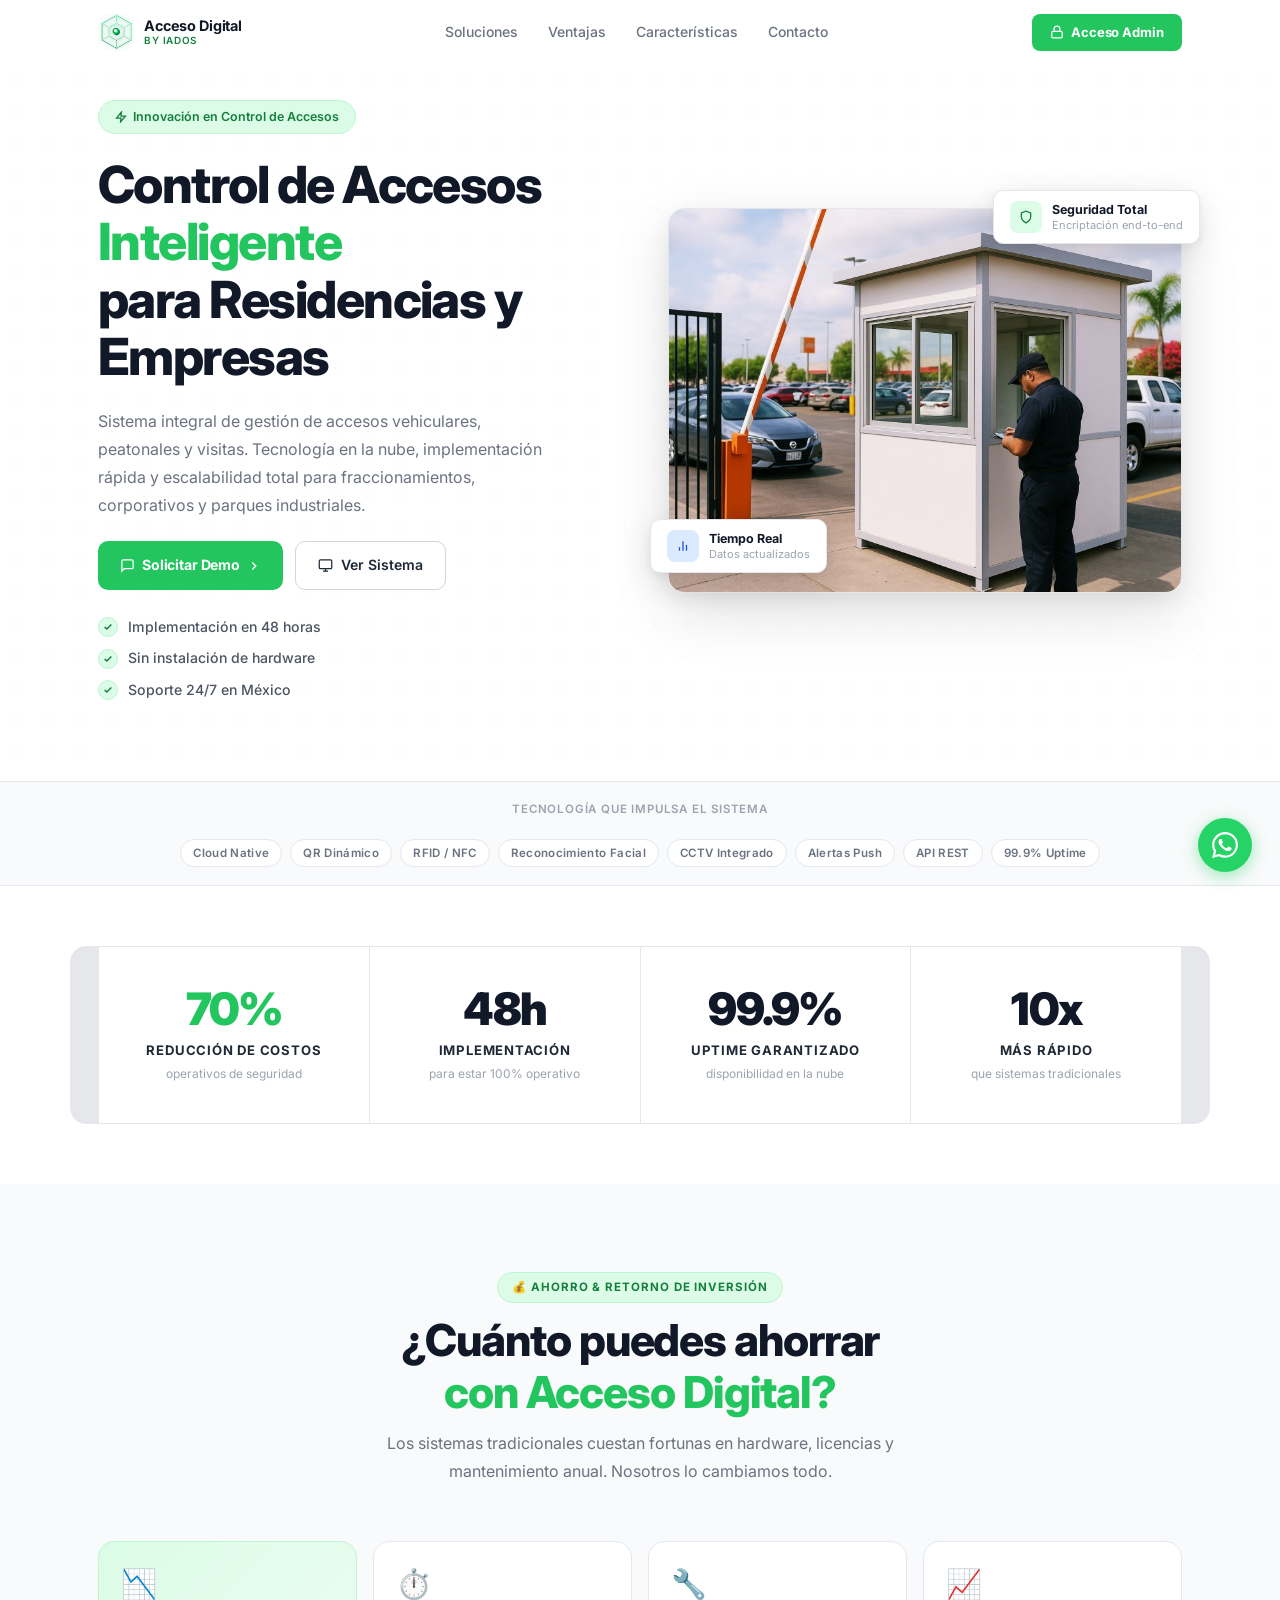
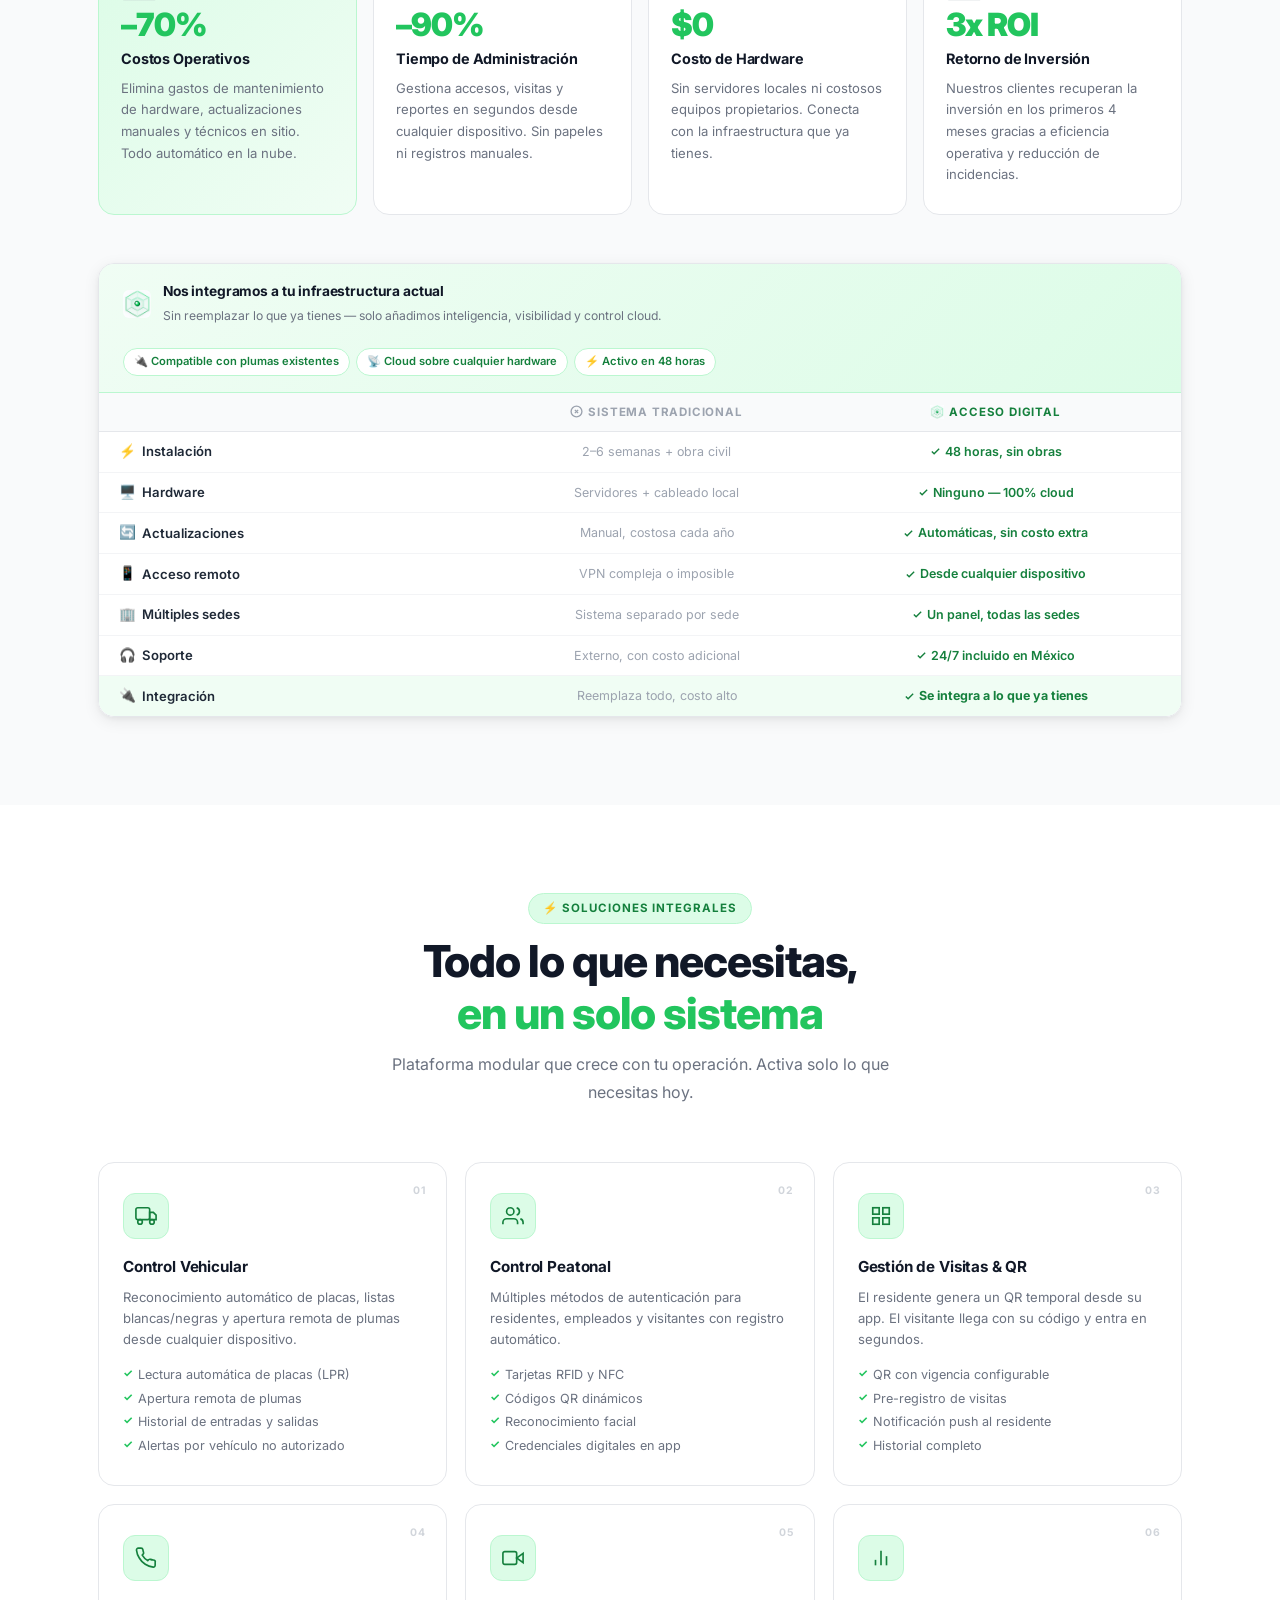
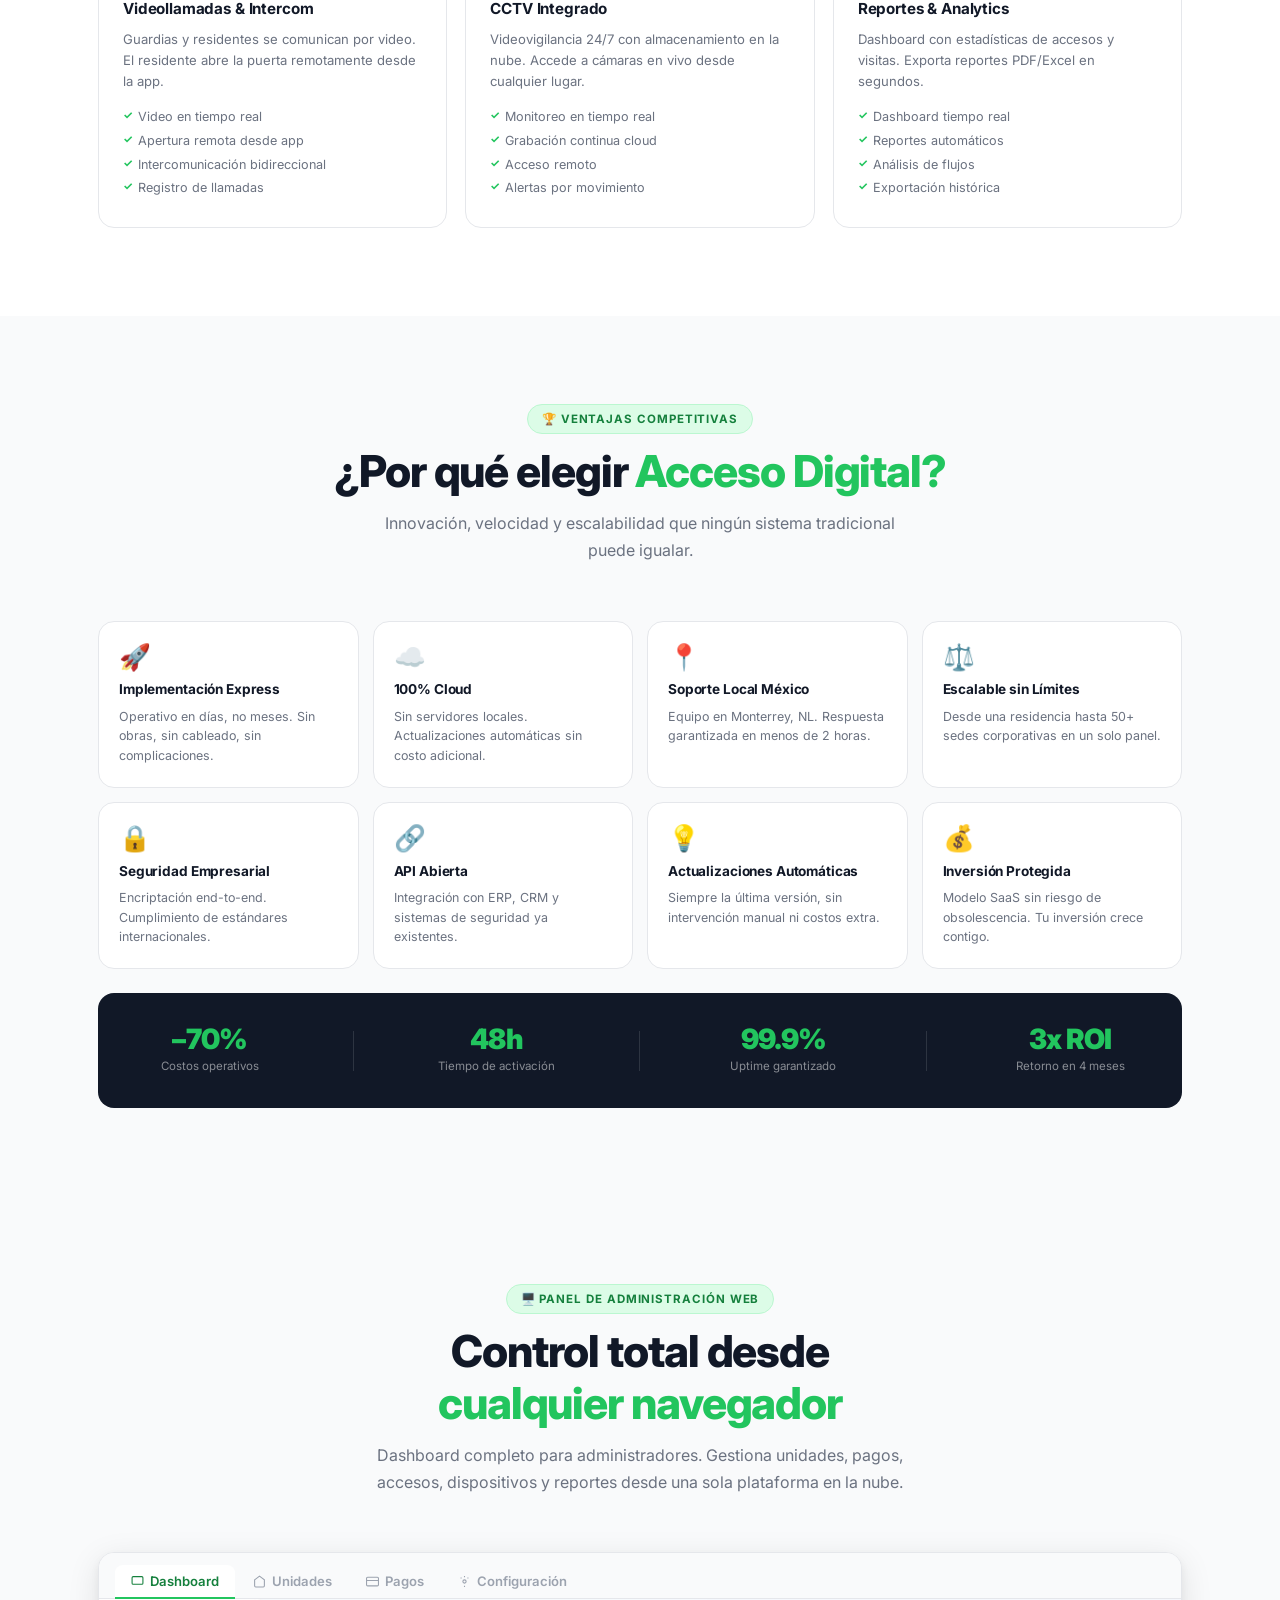
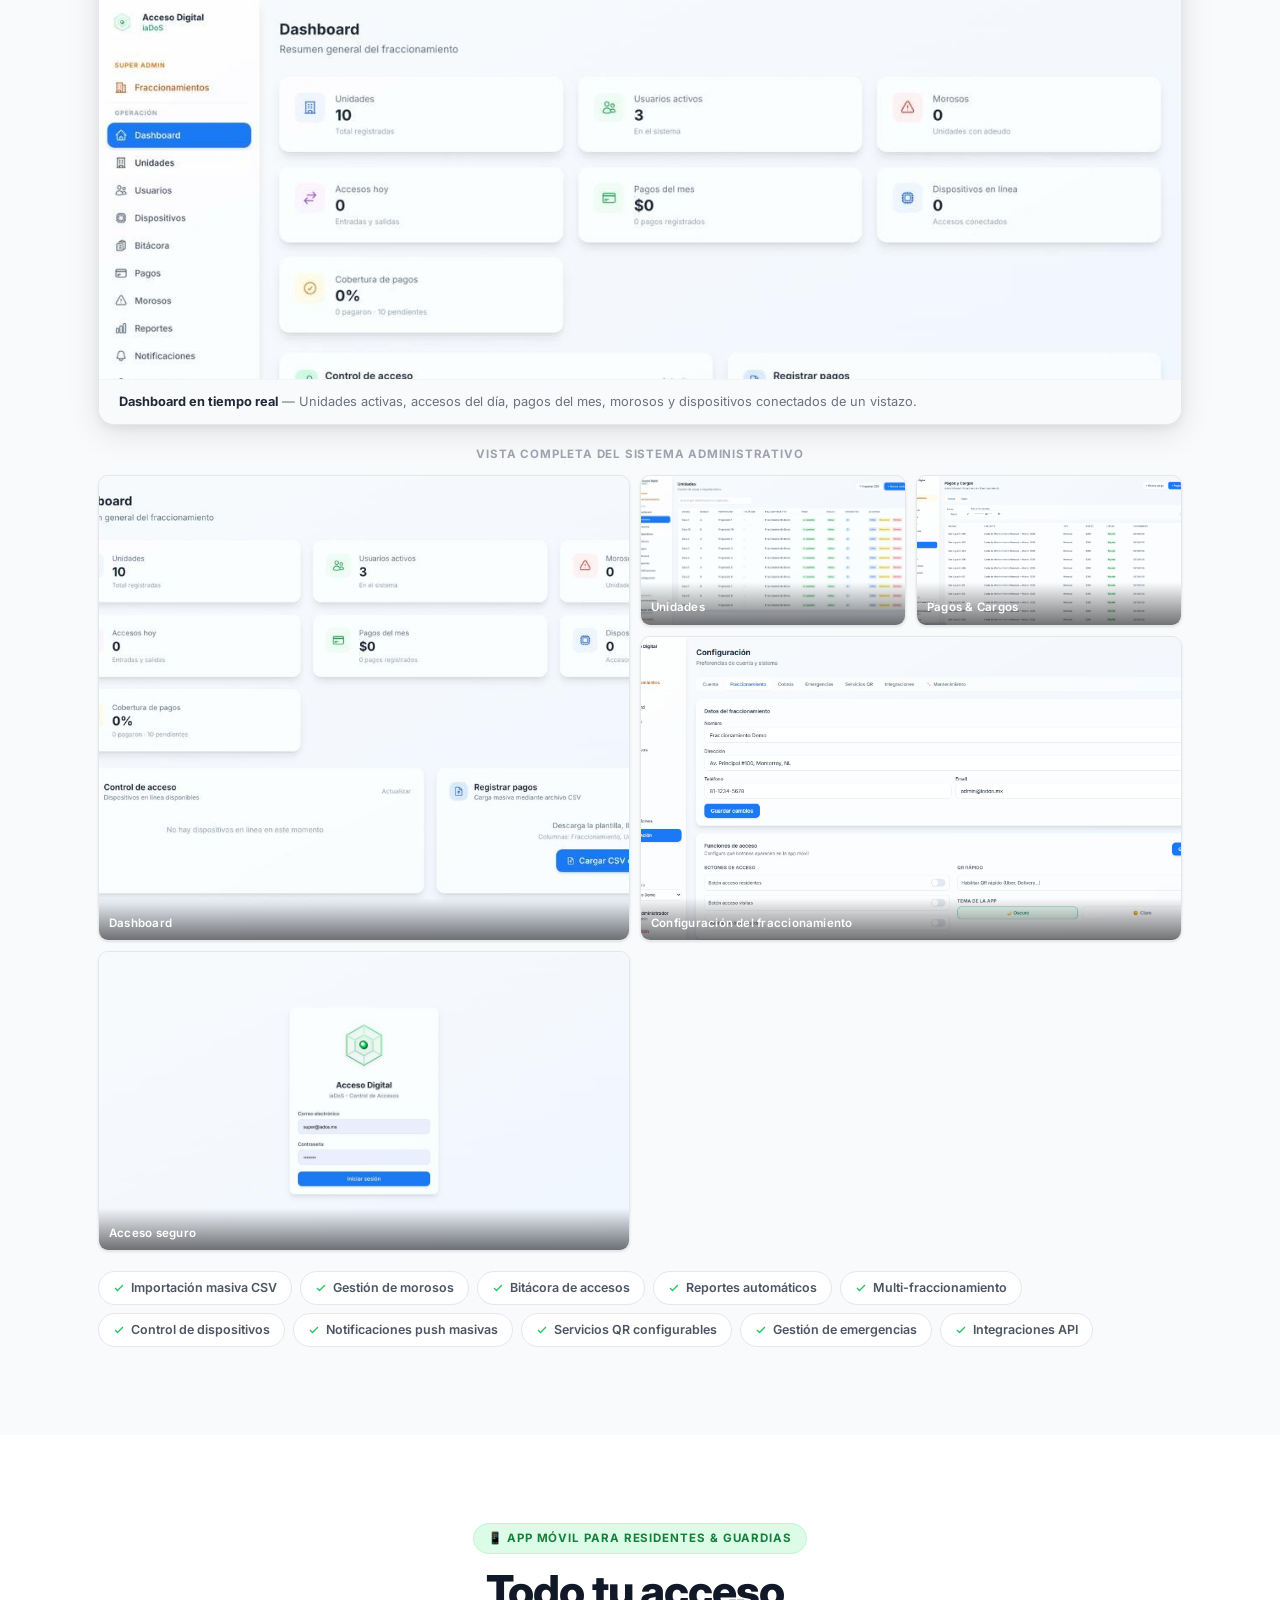
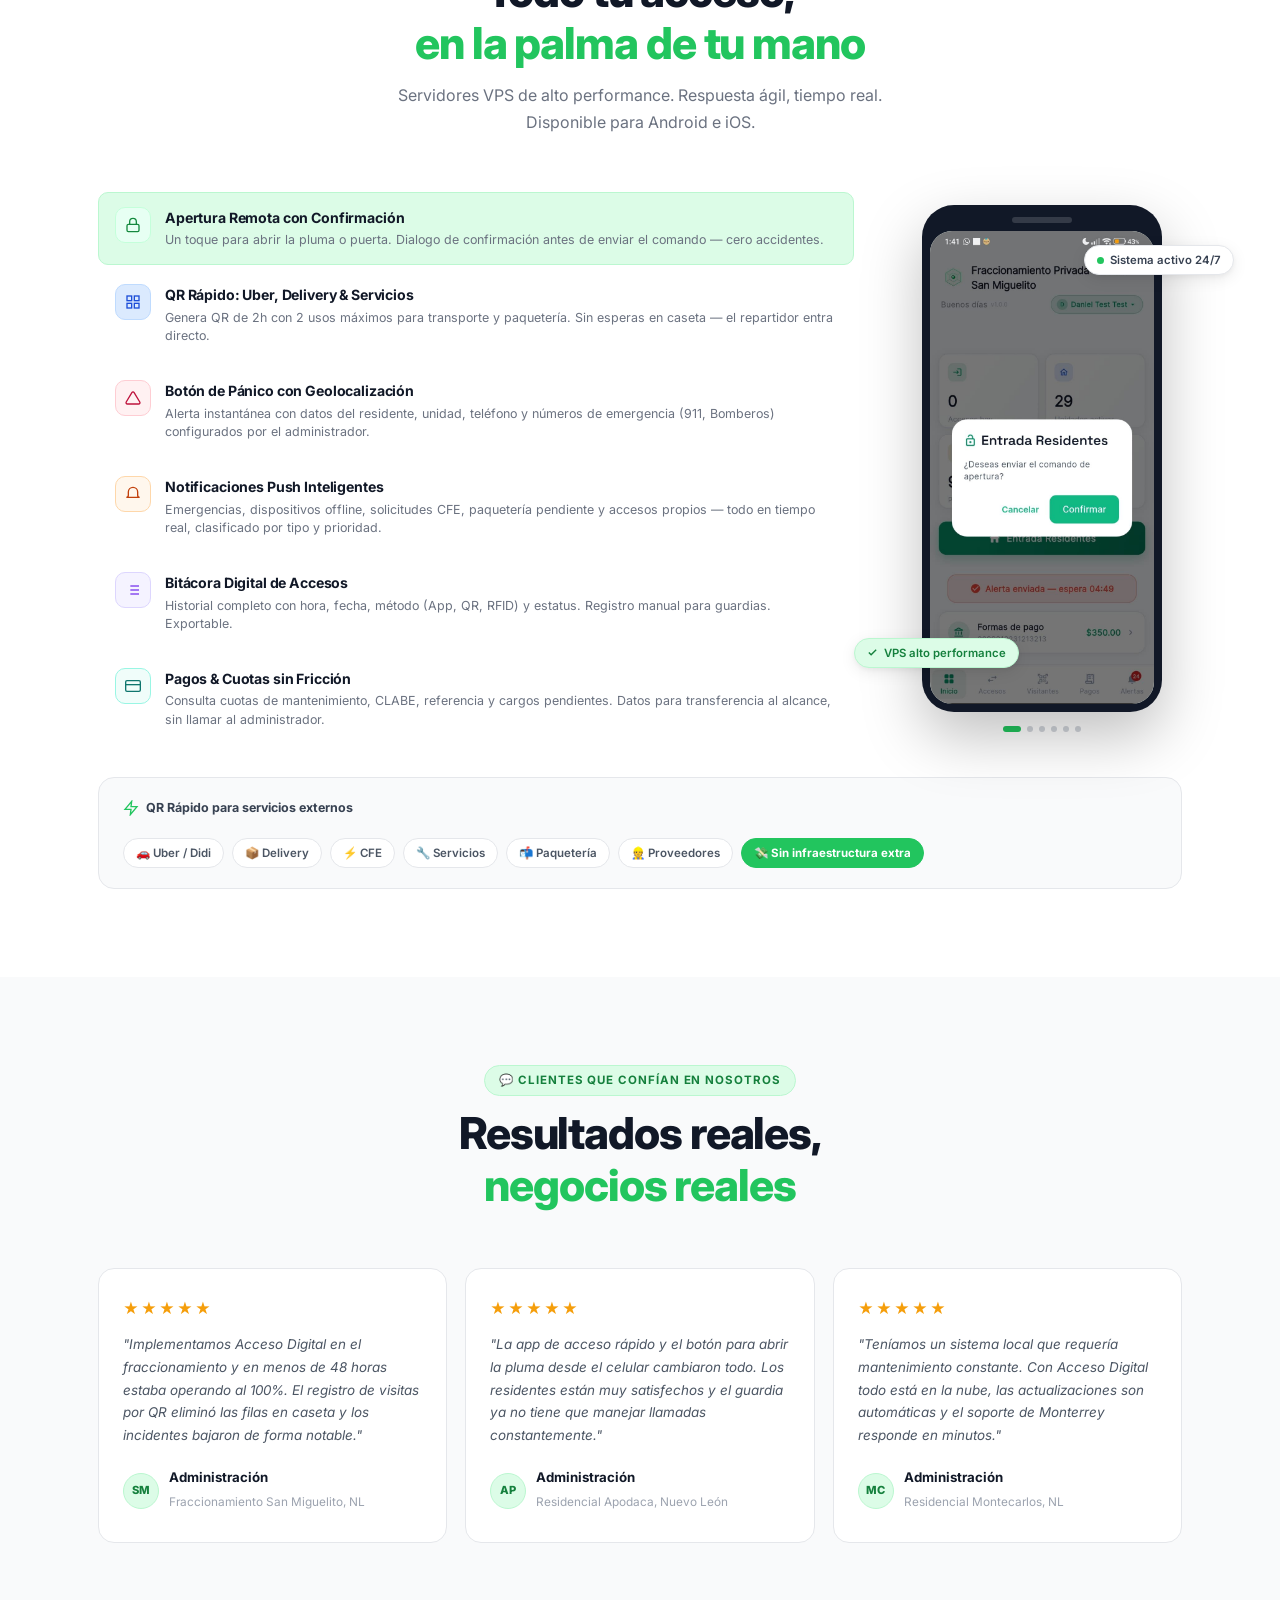
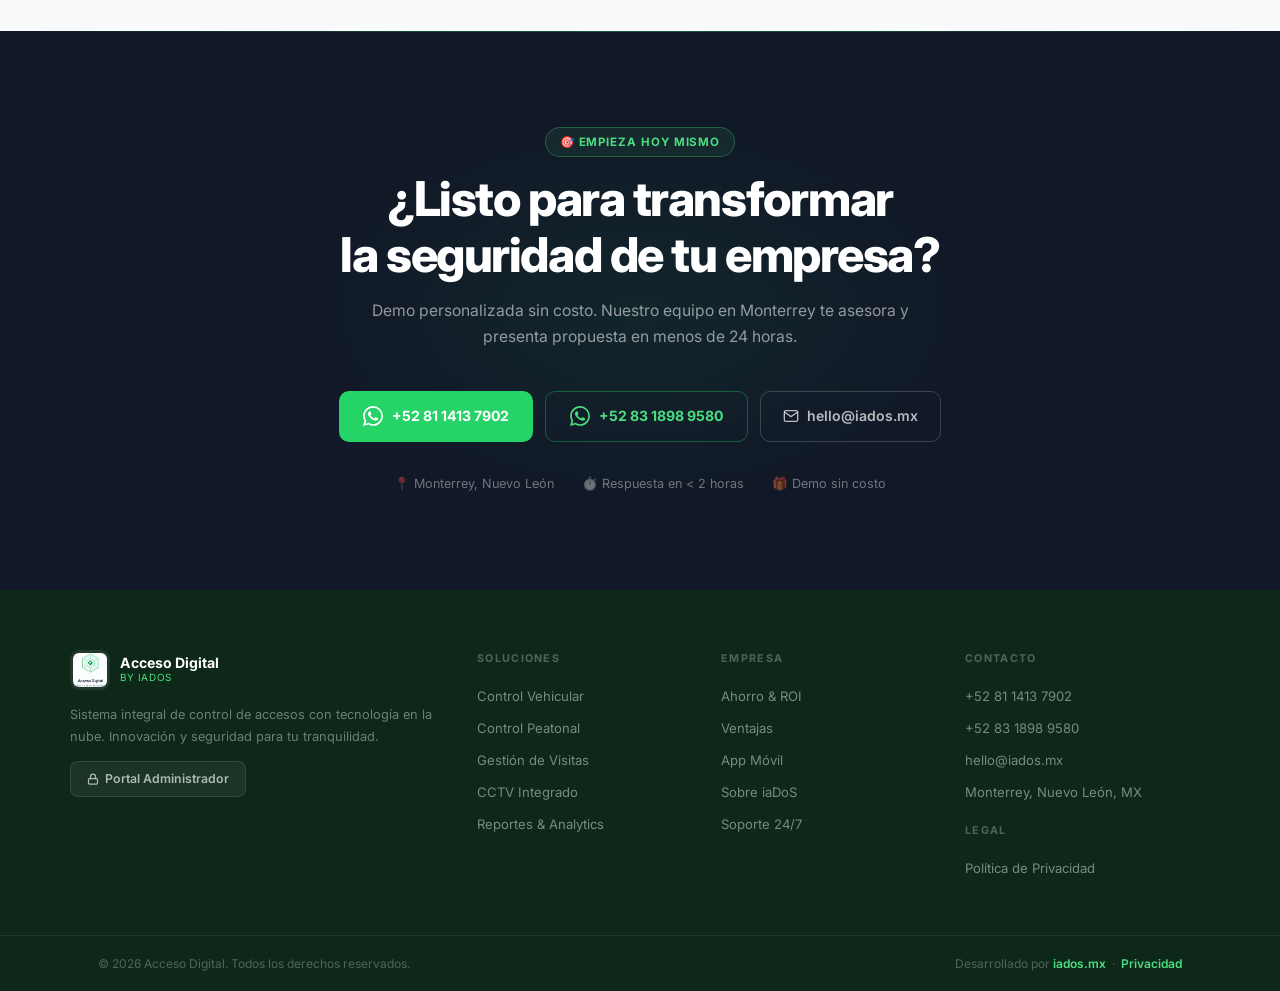
<file: index.html>
<!DOCTYPE html>
<html lang="es-MX">
<head>
  <meta charset="UTF-8"/>
  <meta name="viewport" content="width=device-width, initial-scale=1.0"/>
  <title>Acceso Digital by iaDoS — Control de Accesos Inteligente | Monterrey, México</title>
  <meta name="description" content="Sistema cloud de control de accesos vehiculares, peatonales y visitas. Reduce hasta 70% los costos de seguridad. Implementación en 48 h. Sin hardware. Soporte 24/7 en México."/>
  <meta name="keywords" content="control de accesos, acceso digital, sistema de accesos inteligente, control vehicular, fraccionamientos, QR accesos, RFID, iaDoS, Monterrey, Nuevo León, México"/>
  <meta name="author" content="iaDoS"/>
  <meta name="robots" content="index, follow"/>
  <link rel="canonical" href="https://accesodigital.iados.mx/"/>
  <meta property="og:type" content="website"/>
  <meta property="og:url" content="https://accesodigital.iados.mx/"/>
  <meta property="og:title" content="Acceso Digital by iaDoS — Control de Accesos Inteligente"/>
  <meta property="og:description" content="Reduce hasta 70% los costos de seguridad. Sistema cloud sin hardware. Implementación en 48 horas."/>
  <meta property="og:image" content="https://accesodigital.iados.mx/images/logo_512.png"/>
  <meta property="og:locale" content="es_MX"/>
  <meta name="twitter:card" content="summary_large_image"/>
  <meta name="geo.region" content="MX-NL"/>
  <meta name="geo.placename" content="Monterrey, Nuevo León"/>
  <link rel="icon" type="image/png" href="images/logo_ico.png"/>
  <link rel="apple-touch-icon" href="images/logo_app.png"/>

  <!-- Geist — la tipografía que usan Vercel / Linear / productos tech top tier -->
  <link rel="preconnect" href="https://fonts.googleapis.com"/>
  <link rel="preconnect" href="https://fonts.gstatic.com" crossorigin/>
  <link href="https://fonts.googleapis.com/css2?family=Inter:wght@300;400;500;600;700;800;900&display=swap" rel="stylesheet"/>

  <script type="application/ld+json">{"@context":"https://schema.org","@type":"SoftwareApplication","name":"Acceso Digital by iaDoS","description":"Sistema integral de control de accesos vehiculares, peatonales y visitas con tecnología cloud.","url":"https://accesodigital.iados.mx/","applicationCategory":"SecurityApplication","operatingSystem":"Web, Android, iOS","author":{"@type":"Organization","name":"iaDoS","url":"https://iados.mx","email":"hello@iados.mx","telephone":["+52-81-1413-7902","+52-83-1898-9580"],"address":{"@type":"PostalAddress","addressLocality":"Monterrey","addressRegion":"Nuevo León","addressCountry":"MX"}}}</script>

  <link rel="stylesheet" href="css/style.css"/>
</head>
<body>

<!-- ═══════════════ NAV ═══════════════ -->
<header class="navbar" id="navbar">
  <div class="navbar-inner">
    <a href="#" class="navbar-logo">
      <img src="images/logo_nav.png" alt="Acceso Digital iaDoS" width="36" height="36"/>
      <div class="navbar-brand">
        <span class="navbar-name">Acceso Digital</span>
        <span class="navbar-sub">by iaDoS</span>
      </div>
    </a>

    <nav class="navbar-nav" id="navLinks">
      <a href="#soluciones">Soluciones</a>
      <a href="#ventajas">Ventajas</a>
      <a href="#caracteristicas">Características</a>
      <a href="#contacto">Contacto</a>
    </nav>

    <div class="navbar-actions">
      <a href="https://accesodigitalapp.iados.mx/login" target="_blank" rel="noopener" class="btn-admin">
        <svg width="14" height="14" viewBox="0 0 24 24" fill="none" stroke="currentColor" stroke-width="2.2"><rect x="3" y="11" width="18" height="11" rx="2"/><path d="M7 11V7a5 5 0 0 1 10 0v4"/></svg>
        Acceso Admin
      </a>
      <button class="burger" id="burger"><span></span><span></span><span></span></button>
    </div>
  </div>
</header>

<!-- ═══════════════ HERO ═══════════════ -->
<section class="hero" id="inicio">
  <div class="container hero-grid">

    <!-- LEFT -->
    <div class="hero-left">
      <div class="hero-badge">
        <svg width="12" height="12" viewBox="0 0 24 24" fill="none" stroke="currentColor" stroke-width="2.5"><polygon points="13 2 3 14 12 14 11 22 21 10 12 10 13 2"/></svg>
        Innovación en Control de Accesos
      </div>

      <h1 class="hero-title">
        Control de Accesos<br/>
        <span class="hero-accent">Inteligente</span><br/>
        para Residencias y Empresas
      </h1>

      <p class="hero-desc">
        Sistema integral de gestión de accesos vehiculares, peatonales y visitas. Tecnología en la nube, implementación rápida y escalabilidad total para fraccionamientos, corporativos y parques industriales.
      </p>

      <div class="hero-buttons">
        <a href="#contacto" class="btn-primary">
          <svg width="15" height="15" viewBox="0 0 24 24" fill="none" stroke="currentColor" stroke-width="2"><path d="M21 15a2 2 0 0 1-2 2H7l-4 4V5a2 2 0 0 1 2-2h14a2 2 0 0 1 2 2z"/></svg>
          Solicitar Demo
          <svg width="14" height="14" viewBox="0 0 24 24" fill="none" stroke="currentColor" stroke-width="2.5"><polyline points="9 18 15 12 9 6"/></svg>
        </a>
        <a href="https://accesodigitalapp.iados.mx/login" target="_blank" rel="noopener" class="btn-secondary">
          <svg width="15" height="15" viewBox="0 0 24 24" fill="none" stroke="currentColor" stroke-width="2"><rect x="2" y="3" width="20" height="14" rx="2"/><path d="M8 21h8M12 17v4"/></svg>
          Ver Sistema
        </a>
      </div>

      <ul class="hero-checks">
        <li>
          <span class="check-circle"><svg width="10" height="10" viewBox="0 0 24 24" fill="none" stroke="currentColor" stroke-width="3.5"><polyline points="20 6 9 17 4 12"/></svg></span>
          Implementación en 48 horas
        </li>
        <li>
          <span class="check-circle"><svg width="10" height="10" viewBox="0 0 24 24" fill="none" stroke="currentColor" stroke-width="3.5"><polyline points="20 6 9 17 4 12"/></svg></span>
          Sin instalación de hardware
        </li>
        <li>
          <span class="check-circle"><svg width="10" height="10" viewBox="0 0 24 24" fill="none" stroke="currentColor" stroke-width="3.5"><polyline points="20 6 9 17 4 12"/></svg></span>
          Soporte 24/7 en México
        </li>
      </ul>
    </div>

    <!-- RIGHT -->
    <div class="hero-right">
      <div class="hero-img-wrap">
        <img src="images/hero_caseta.png" alt="Caseta de control de acceso vehicular con guardia y pluma automática"/>

        <div class="hero-chip hero-chip--tl">
          <div class="chip-icon chip-icon--green">
            <svg width="14" height="14" viewBox="0 0 24 24" fill="none" stroke="currentColor" stroke-width="2.2"><path d="M12 22s8-4 8-10V5l-8-3-8 3v7c0 6 8 10 8 10z"/></svg>
          </div>
          <div class="chip-text">
            <strong>Seguridad Total</strong>
            <span>Encriptación end-to-end</span>
          </div>
        </div>

        <div class="hero-chip hero-chip--br">
          <div class="chip-icon chip-icon--blue">
            <svg width="14" height="14" viewBox="0 0 24 24" fill="none" stroke="currentColor" stroke-width="2.2"><line x1="18" y1="20" x2="18" y2="10"/><line x1="12" y1="20" x2="12" y2="4"/><line x1="6" y1="20" x2="6" y2="14"/></svg>
          </div>
          <div class="chip-text">
            <strong>Tiempo Real</strong>
            <span>Datos actualizados</span>
          </div>
        </div>
      </div>
    </div>
  </div>
</section>

<!-- ═══════════════ LOGOS STRIP ═══════════════ -->
<div class="strip">
  <div class="container strip-inner">
    <span class="strip-label">Tecnología que impulsa el sistema</span>
    <div class="strip-tags">
      <span>Cloud Native</span>
      <span>QR Dinámico</span>
      <span>RFID / NFC</span>
      <span>Reconocimiento Facial</span>
      <span>CCTV Integrado</span>
      <span>Alertas Push</span>
      <span>API REST</span>
      <span>99.9% Uptime</span>
    </div>
  </div>
</div>

<!-- ═══════════════ STATS ═══════════════ -->
<section class="stats-section">
  <div class="container stats-grid">
    <div class="stat-card">
      <div class="stat-number green"><span data-count="70">0</span>%</div>
      <div class="stat-title">Reducción de costos</div>
      <div class="stat-sub">operativos de seguridad</div>
    </div>
    <div class="stat-card">
      <div class="stat-number"><span data-count="48">0</span>h</div>
      <div class="stat-title">Implementación</div>
      <div class="stat-sub">para estar 100% operativo</div>
    </div>
    <div class="stat-card">
      <div class="stat-number"><span data-count="99">0</span>.9%</div>
      <div class="stat-title">Uptime garantizado</div>
      <div class="stat-sub">disponibilidad en la nube</div>
    </div>
    <div class="stat-card">
      <div class="stat-number"><span data-count="10">0</span>x</div>
      <div class="stat-title">Más rápido</div>
      <div class="stat-sub">que sistemas tradicionales</div>
    </div>
  </div>
</section>

<!-- ═══════════════ AHORRO / ROI ═══════════════ -->
<section class="section bg-light" id="ahorro">
  <div class="container">
    <div class="section-head">
      <div class="section-badge">💰 Ahorro & Retorno de Inversión</div>
      <h2 class="section-title">¿Cuánto puedes ahorrar<br/><span class="green">con Acceso Digital?</span></h2>
      <p class="section-desc">Los sistemas tradicionales cuestan fortunas en hardware, licencias y mantenimiento anual. Nosotros lo cambiamos todo.</p>
    </div>

    <div class="roi-grid">
      <div class="roi-card roi-card--hl reveal">
        <div class="roi-emoji">📉</div>
        <div class="roi-big">–70%</div>
        <h3>Costos Operativos</h3>
        <p>Elimina gastos de mantenimiento de hardware, actualizaciones manuales y técnicos en sitio. Todo automático en la nube.</p>
      </div>
      <div class="roi-card reveal" style="--d:.07s">
        <div class="roi-emoji">⏱️</div>
        <div class="roi-big">–90%</div>
        <h3>Tiempo de Administración</h3>
        <p>Gestiona accesos, visitas y reportes en segundos desde cualquier dispositivo. Sin papeles ni registros manuales.</p>
      </div>
      <div class="roi-card reveal" style="--d:.14s">
        <div class="roi-emoji">🔧</div>
        <div class="roi-big">$0</div>
        <h3>Costo de Hardware</h3>
        <p>Sin servidores locales ni costosos equipos propietarios. Conecta con la infraestructura que ya tienes.</p>
      </div>
      <div class="roi-card reveal" style="--d:.21s">
        <div class="roi-emoji">📈</div>
        <div class="roi-big">3x ROI</div>
        <h3>Retorno de Inversión</h3>
        <p>Nuestros clientes recuperan la inversión en los primeros 4 meses gracias a eficiencia operativa y reducción de incidencias.</p>
      </div>
    </div>

    <!-- Tabla comparativa compacta con mensaje de integración integrado -->
    <div class="cmp-v2 reveal">
      <!-- Header con mensaje de integración -->
      <div class="cmpv2-integration">
        <div class="cmpv2-int-left">
          <img src="images/logo_nav.png" width="28" height="28" alt=""/>
          <div>
            <strong>Nos integramos a tu infraestructura actual</strong>
            <span>Sin reemplazar lo que ya tienes — solo añadimos inteligencia, visibilidad y control cloud.</span>
          </div>
        </div>
        <div class="cmpv2-int-badges">
          <span>🔌 Compatible con plumas existentes</span>
          <span>📡 Cloud sobre cualquier hardware</span>
          <span>⚡ Activo en 48 horas</span>
        </div>
      </div>

      <!-- Tabla compacta -->
      <div class="cmpv2-table">
        <div class="cmpv2-head">
          <div></div>
          <div class="cmpv2-col cmpv2-old">
            <svg width="13" height="13" viewBox="0 0 24 24" fill="none" stroke="currentColor" stroke-width="2.5"><circle cx="12" cy="12" r="10"/><line x1="15" y1="9" x2="9" y2="15"/><line x1="9" y1="9" x2="15" y2="15"/></svg>
            Sistema Tradicional
          </div>
          <div class="cmpv2-col cmpv2-new">
            <img src="images/logo_nav.png" width="14" height="14" alt=""/>
            Acceso Digital
          </div>
        </div>
        <div class="cmpv2-row"><div class="cmpv2-lbl"><span>⚡</span>Instalación</div><div class="cmpv2-v bad">2–6 semanas + obra civil</div><div class="cmpv2-v good"><svg width="11" height="11" viewBox="0 0 24 24" fill="none" stroke="currentColor" stroke-width="3"><polyline points="20 6 9 17 4 12"/></svg>48 horas, sin obras</div></div>
        <div class="cmpv2-row"><div class="cmpv2-lbl"><span>🖥️</span>Hardware</div><div class="cmpv2-v bad">Servidores + cableado local</div><div class="cmpv2-v good"><svg width="11" height="11" viewBox="0 0 24 24" fill="none" stroke="currentColor" stroke-width="3"><polyline points="20 6 9 17 4 12"/></svg>Ninguno — 100% cloud</div></div>
        <div class="cmpv2-row"><div class="cmpv2-lbl"><span>🔄</span>Actualizaciones</div><div class="cmpv2-v bad">Manual, costosa cada año</div><div class="cmpv2-v good"><svg width="11" height="11" viewBox="0 0 24 24" fill="none" stroke="currentColor" stroke-width="3"><polyline points="20 6 9 17 4 12"/></svg>Automáticas, sin costo extra</div></div>
        <div class="cmpv2-row"><div class="cmpv2-lbl"><span>📱</span>Acceso remoto</div><div class="cmpv2-v bad">VPN compleja o imposible</div><div class="cmpv2-v good"><svg width="11" height="11" viewBox="0 0 24 24" fill="none" stroke="currentColor" stroke-width="3"><polyline points="20 6 9 17 4 12"/></svg>Desde cualquier dispositivo</div></div>
        <div class="cmpv2-row"><div class="cmpv2-lbl"><span>🏢</span>Múltiples sedes</div><div class="cmpv2-v bad">Sistema separado por sede</div><div class="cmpv2-v good"><svg width="11" height="11" viewBox="0 0 24 24" fill="none" stroke="currentColor" stroke-width="3"><polyline points="20 6 9 17 4 12"/></svg>Un panel, todas las sedes</div></div>
        <div class="cmpv2-row"><div class="cmpv2-lbl"><span>🎧</span>Soporte</div><div class="cmpv2-v bad">Externo, con costo adicional</div><div class="cmpv2-v good"><svg width="11" height="11" viewBox="0 0 24 24" fill="none" stroke="currentColor" stroke-width="3"><polyline points="20 6 9 17 4 12"/></svg>24/7 incluido en México</div></div>
        <div class="cmpv2-row cmpv2-row--hl"><div class="cmpv2-lbl"><span>🔌</span>Integración</div><div class="cmpv2-v bad">Reemplaza todo, costo alto</div><div class="cmpv2-v good"><svg width="11" height="11" viewBox="0 0 24 24" fill="none" stroke="currentColor" stroke-width="3"><polyline points="20 6 9 17 4 12"/></svg><strong>Se integra a lo que ya tienes</strong></div></div>
      </div>
    </div>
  </div>
</section>

<!-- ═══════════════ SOLUCIONES ═══════════════ -->
<section class="section" id="soluciones">
  <div class="container">
    <div class="section-head">
      <div class="section-badge">⚡ Soluciones Integrales</div>
      <h2 class="section-title">Todo lo que necesitas,<br/><span class="green">en un solo sistema</span></h2>
      <p class="section-desc">Plataforma modular que crece con tu operación. Activa solo lo que necesitas hoy.</p>
    </div>
    <div class="solutions-grid">

      <div class="sol-card reveal">
        <div class="sol-icon-wrap">
          <svg width="22" height="22" viewBox="0 0 24 24" fill="none" stroke="currentColor" stroke-width="1.8"><rect x="1" y="3" width="15" height="13" rx="2"/><path d="M16 8h4l3 3v5h-7V8z"/><circle cx="5.5" cy="18.5" r="2.5"/><circle cx="18.5" cy="18.5" r="2.5"/></svg>
        </div>
        <span class="sol-num">01</span>
        <h3>Control Vehicular</h3>
        <p>Reconocimiento automático de placas, listas blancas/negras y apertura remota de plumas desde cualquier dispositivo.</p>
        <ul>
          <li>Lectura automática de placas (LPR)</li>
          <li>Apertura remota de plumas</li>
          <li>Historial de entradas y salidas</li>
          <li>Alertas por vehículo no autorizado</li>
        </ul>
      </div>

      <div class="sol-card reveal" style="--d:.07s">
        <div class="sol-icon-wrap">
          <svg width="22" height="22" viewBox="0 0 24 24" fill="none" stroke="currentColor" stroke-width="1.8"><path d="M17 21v-2a4 4 0 0 0-4-4H5a4 4 0 0 0-4 4v2"/><circle cx="9" cy="7" r="4"/><path d="M23 21v-2a4 4 0 0 0-3-3.87M16 3.13a4 4 0 0 1 0 7.75"/></svg>
        </div>
        <span class="sol-num">02</span>
        <h3>Control Peatonal</h3>
        <p>Múltiples métodos de autenticación para residentes, empleados y visitantes con registro automático.</p>
        <ul>
          <li>Tarjetas RFID y NFC</li>
          <li>Códigos QR dinámicos</li>
          <li>Reconocimiento facial</li>
          <li>Credenciales digitales en app</li>
        </ul>
      </div>

      <div class="sol-card reveal" style="--d:.14s">
        <div class="sol-icon-wrap">
          <svg width="22" height="22" viewBox="0 0 24 24" fill="none" stroke="currentColor" stroke-width="1.8"><rect x="3" y="3" width="7" height="7"/><rect x="14" y="3" width="7" height="7"/><rect x="14" y="14" width="7" height="7"/><rect x="3" y="14" width="7" height="7"/></svg>
        </div>
        <span class="sol-num">03</span>
        <h3>Gestión de Visitas & QR</h3>
        <p>El residente genera un QR temporal desde su app. El visitante llega con su código y entra en segundos.</p>
        <ul>
          <li>QR con vigencia configurable</li>
          <li>Pre-registro de visitas</li>
          <li>Notificación push al residente</li>
          <li>Historial completo</li>
        </ul>
      </div>

      <div class="sol-card reveal" style="--d:.21s">
        <div class="sol-icon-wrap">
          <svg width="22" height="22" viewBox="0 0 24 24" fill="none" stroke="currentColor" stroke-width="1.8"><path d="M22 16.92v3a2 2 0 0 1-2.18 2 19.79 19.79 0 0 1-8.63-3.07A19.5 19.5 0 0 1 4.69 12 19.79 19.79 0 0 1 1.61 3.38 2 2 0 0 1 3.6 1.21h3a2 2 0 0 1 2 1.72 12.84 12.84 0 0 0 .7 2.81 2 2 0 0 1-.45 2.11L7.91 8.86a16 16 0 0 0 6 6l.91-.91a2 2 0 0 1 2.11-.45 12.84 12.84 0 0 0 2.81.7A2 2 0 0 1 22 16.92z"/></svg>
        </div>
        <span class="sol-num">04</span>
        <h3>Videollamadas & Intercom</h3>
        <p>Guardias y residentes se comunican por video. El residente abre la puerta remotamente desde la app.</p>
        <ul>
          <li>Video en tiempo real</li>
          <li>Apertura remota desde app</li>
          <li>Intercomunicación bidireccional</li>
          <li>Registro de llamadas</li>
        </ul>
      </div>

      <div class="sol-card reveal" style="--d:.28s">
        <div class="sol-icon-wrap">
          <svg width="22" height="22" viewBox="0 0 24 24" fill="none" stroke="currentColor" stroke-width="1.8"><path d="M23 7l-7 5 7 5V7z"/><rect x="1" y="5" width="15" height="14" rx="2"/></svg>
        </div>
        <span class="sol-num">05</span>
        <h3>CCTV Integrado</h3>
        <p>Videovigilancia 24/7 con almacenamiento en la nube. Accede a cámaras en vivo desde cualquier lugar.</p>
        <ul>
          <li>Monitoreo en tiempo real</li>
          <li>Grabación continua cloud</li>
          <li>Acceso remoto</li>
          <li>Alertas por movimiento</li>
        </ul>
      </div>

      <div class="sol-card reveal" style="--d:.35s">
        <div class="sol-icon-wrap">
          <svg width="22" height="22" viewBox="0 0 24 24" fill="none" stroke="currentColor" stroke-width="1.8"><line x1="18" y1="20" x2="18" y2="10"/><line x1="12" y1="20" x2="12" y2="4"/><line x1="6" y1="20" x2="6" y2="14"/></svg>
        </div>
        <span class="sol-num">06</span>
        <h3>Reportes & Analytics</h3>
        <p>Dashboard con estadísticas de accesos y visitas. Exporta reportes PDF/Excel en segundos.</p>
        <ul>
          <li>Dashboard tiempo real</li>
          <li>Reportes automáticos</li>
          <li>Análisis de flujos</li>
          <li>Exportación histórica</li>
        </ul>
      </div>

    </div>
  </div>
</section>

<!-- ═══════════════ VENTAJAS ═══════════════ -->
<section class="section bg-light" id="ventajas">
  <div class="container">
    <div class="section-head">
      <div class="section-badge">🏆 Ventajas Competitivas</div>
      <h2 class="section-title">¿Por qué elegir <span class="green">Acceso Digital?</span></h2>
      <p class="section-desc">Innovación, velocidad y escalabilidad que ningún sistema tradicional puede igualar.</p>
    </div>

    <div class="vent-grid">
      <div class="vent-card reveal">
        <div class="vent-card-icon">🚀</div>
        <h3>Implementación Express</h3>
        <p>Operativo en días, no meses. Sin obras, sin cableado, sin complicaciones.</p>
      </div>
      <div class="vent-card reveal" style="--d:.06s">
        <div class="vent-card-icon">☁️</div>
        <h3>100% Cloud</h3>
        <p>Sin servidores locales. Actualizaciones automáticas sin costo adicional.</p>
      </div>
      <div class="vent-card reveal" style="--d:.12s">
        <div class="vent-card-icon">📍</div>
        <h3>Soporte Local México</h3>
        <p>Equipo en Monterrey, NL. Respuesta garantizada en menos de 2 horas.</p>
      </div>
      <div class="vent-card reveal" style="--d:.18s">
        <div class="vent-card-icon">⚖️</div>
        <h3>Escalable sin Límites</h3>
        <p>Desde una residencia hasta 50+ sedes corporativas en un solo panel.</p>
      </div>
      <div class="vent-card reveal" style="--d:.24s">
        <div class="vent-card-icon">🔒</div>
        <h3>Seguridad Empresarial</h3>
        <p>Encriptación end-to-end. Cumplimiento de estándares internacionales.</p>
      </div>
      <div class="vent-card reveal" style="--d:.30s">
        <div class="vent-card-icon">🔗</div>
        <h3>API Abierta</h3>
        <p>Integración con ERP, CRM y sistemas de seguridad ya existentes.</p>
      </div>
      <div class="vent-card reveal" style="--d:.36s">
        <div class="vent-card-icon">💡</div>
        <h3>Actualizaciones Automáticas</h3>
        <p>Siempre la última versión, sin intervención manual ni costos extra.</p>
      </div>
      <div class="vent-card reveal" style="--d:.42s">
        <div class="vent-card-icon">💰</div>
        <h3>Inversión Protegida</h3>
        <p>Modelo SaaS sin riesgo de obsolescencia. Tu inversión crece contigo.</p>
      </div>
    </div>

    <!-- Stats highlight bar -->
    <div class="vent-highlight reveal">
      <div class="vh-item">
        <span class="vh-num">–70%</span>
        <span class="vh-label">Costos operativos</span>
      </div>
      <div class="vh-sep"></div>
      <div class="vh-item">
        <span class="vh-num">48h</span>
        <span class="vh-label">Tiempo de activación</span>
      </div>
      <div class="vh-sep"></div>
      <div class="vh-item">
        <span class="vh-num">99.9%</span>
        <span class="vh-label">Uptime garantizado</span>
      </div>
      <div class="vh-sep"></div>
      <div class="vh-item">
        <span class="vh-num">3x ROI</span>
        <span class="vh-label">Retorno en 4 meses</span>
      </div>
    </div>
  </div>
</section>

<!-- ═══════════════ ADMIN WEB SHOWCASE ═══════════════ -->
<section class="section bg-light" id="caracteristicas">
  <div class="container">
    <div class="section-head">
      <div class="section-badge">🖥️ Panel de Administración Web</div>
      <h2 class="section-title">Control total desde<br/><span class="green">cualquier navegador</span></h2>
      <p class="section-desc">Dashboard completo para administradores. Gestiona unidades, pagos, accesos, dispositivos y reportes desde una sola plataforma en la nube.</p>
    </div>

    <!-- Admin tabs showcase -->
    <div class="admin-showcase reveal">
      <div class="admin-tabs">
        <button class="atab active" data-tab="0">
          <svg width="13" height="13" viewBox="0 0 24 24" fill="none" stroke="currentColor" stroke-width="2"><rect x="2" y="3" width="20" height="14" rx="2"/></svg>
          Dashboard
        </button>
        <button class="atab" data-tab="1">
          <svg width="13" height="13" viewBox="0 0 24 24" fill="none" stroke="currentColor" stroke-width="2"><path d="M3 9l9-7 9 7v11a2 2 0 0 1-2 2H5a2 2 0 0 1-2-2z"/></svg>
          Unidades
        </button>
        <button class="atab" data-tab="2">
          <svg width="13" height="13" viewBox="0 0 24 24" fill="none" stroke="currentColor" stroke-width="2"><rect x="1" y="4" width="22" height="16" rx="2"/><line x1="1" y1="10" x2="23" y2="10"/></svg>
          Pagos
        </button>
        <button class="atab" data-tab="3">
          <svg width="13" height="13" viewBox="0 0 24 24" fill="none" stroke="currentColor" stroke-width="2"><circle cx="12" cy="12" r="3"/><path d="M19.07 4.93l-1.41 1.41M4.93 4.93l1.41 1.41M12 2v2M12 20v2"/></svg>
          Configuración
        </button>
      </div>
      <div class="admin-screen-wrap">
        <div class="admin-screen active" data-screen="0">
          <img src="images/admin_dashboard.png" alt="Dashboard principal"/>
          <div class="admin-caption"><strong>Dashboard en tiempo real</strong> — Unidades activas, accesos del día, pagos del mes, morosos y dispositivos conectados de un vistazo.</div>
        </div>
        <div class="admin-screen" data-screen="1">
          <img src="images/admin_unidades.png" alt="Gestión de unidades"/>
          <div class="admin-caption"><strong>Gestión de unidades</strong> — Alta masiva vía CSV, propietarios, estado de pago, residentes y acciones por unidad.</div>
        </div>
        <div class="admin-screen" data-screen="2">
          <img src="images/admin_pagos.png" alt="Pagos y cargos"/>
          <div class="admin-caption"><strong>Pagos & cargos</strong> — Administración financiera completa: cargos mensuales, registro masivo CSV y seguimiento por unidad.</div>
        </div>
        <div class="admin-screen" data-screen="3">
          <img src="images/admin_config.png" alt="Configuración avanzada"/>
          <div class="admin-caption"><strong>Configuración avanzada</strong> — Botones de acceso, QR rápido (Uber, Delivery), integraciones, tema de la app y más.</div>
        </div>
      </div>
    </div>

    <!-- Admin mosaic gallery — todas las pantallas visibles -->
    <div class="admin-gallery reveal">
      <div class="agallery-label">Vista completa del sistema administrativo</div>
      <div class="agallery-grid">
        <div class="agallery-item agallery-item--lg">
          <img src="images/admin_dashboard.png" alt="Dashboard"/>
          <div class="agallery-caption">Dashboard</div>
        </div>
        <div class="agallery-item">
          <img src="images/admin_unidades.png" alt="Unidades"/>
          <div class="agallery-caption">Unidades</div>
        </div>
        <div class="agallery-item">
          <img src="images/admin_pagos.png" alt="Pagos"/>
          <div class="agallery-caption">Pagos & Cargos</div>
        </div>
        <div class="agallery-item agallery-item--wide">
          <img src="images/admin_config.png" alt="Configuración"/>
          <div class="agallery-caption">Configuración del fraccionamiento</div>
        </div>
        <div class="agallery-item">
          <img src="images/admin_login.png" alt="Login seguro"/>
          <div class="agallery-caption">Acceso seguro</div>
        </div>
      </div>
    </div>

    <!-- Admin feature pills -->
    <div class="admin-features reveal">
      <div class="af-pill"><svg width="12" height="12" viewBox="0 0 24 24" fill="none" stroke="currentColor" stroke-width="2.5"><polyline points="20 6 9 17 4 12"/></svg>Importación masiva CSV</div>
      <div class="af-pill"><svg width="12" height="12" viewBox="0 0 24 24" fill="none" stroke="currentColor" stroke-width="2.5"><polyline points="20 6 9 17 4 12"/></svg>Gestión de morosos</div>
      <div class="af-pill"><svg width="12" height="12" viewBox="0 0 24 24" fill="none" stroke="currentColor" stroke-width="2.5"><polyline points="20 6 9 17 4 12"/></svg>Bitácora de accesos</div>
      <div class="af-pill"><svg width="12" height="12" viewBox="0 0 24 24" fill="none" stroke="currentColor" stroke-width="2.5"><polyline points="20 6 9 17 4 12"/></svg>Reportes automáticos</div>
      <div class="af-pill"><svg width="12" height="12" viewBox="0 0 24 24" fill="none" stroke="currentColor" stroke-width="2.5"><polyline points="20 6 9 17 4 12"/></svg>Multi-fraccionamiento</div>
      <div class="af-pill"><svg width="12" height="12" viewBox="0 0 24 24" fill="none" stroke="currentColor" stroke-width="2.5"><polyline points="20 6 9 17 4 12"/></svg>Control de dispositivos</div>
      <div class="af-pill"><svg width="12" height="12" viewBox="0 0 24 24" fill="none" stroke="currentColor" stroke-width="2.5"><polyline points="20 6 9 17 4 12"/></svg>Notificaciones push masivas</div>
      <div class="af-pill"><svg width="12" height="12" viewBox="0 0 24 24" fill="none" stroke="currentColor" stroke-width="2.5"><polyline points="20 6 9 17 4 12"/></svg>Servicios QR configurables</div>
      <div class="af-pill"><svg width="12" height="12" viewBox="0 0 24 24" fill="none" stroke="currentColor" stroke-width="2.5"><polyline points="20 6 9 17 4 12"/></svg>Gestión de emergencias</div>
      <div class="af-pill"><svg width="12" height="12" viewBox="0 0 24 24" fill="none" stroke="currentColor" stroke-width="2.5"><polyline points="20 6 9 17 4 12"/></svg>Integraciones API</div>
    </div>
  </div>
</section>

<!-- ═══════════════ APP MÓVIL SHOWCASE ═══════════════ -->
<section class="section" id="app">
  <div class="container">
    <div class="section-head">
      <div class="section-badge">📱 App Móvil para Residentes & Guardias</div>
      <h2 class="section-title">Todo tu acceso,<br/><span class="green">en la palma de tu mano</span></h2>
      <p class="section-desc">Servidores VPS de alto performance. Respuesta ágil, tiempo real. Disponible para Android e iOS.</p>
    </div>

    <!-- App feature tabs with real screenshots -->
    <div class="app-showcase">
      <div class="app-feat-list">
        <div class="app-feat-item active" data-app="0">
          <div class="afi-icon afi-green">
            <svg width="16" height="16" viewBox="0 0 24 24" fill="none" stroke="currentColor" stroke-width="2"><rect x="3" y="11" width="18" height="11" rx="2"/><path d="M7 11V7a5 5 0 0 1 10 0v4"/></svg>
          </div>
          <div>
            <h4>Apertura Remota con Confirmación</h4>
            <p>Un toque para abrir la pluma o puerta. Dialogo de confirmación antes de enviar el comando — cero accidentes.</p>
          </div>
        </div>
        <div class="app-feat-item" data-app="1">
          <div class="afi-icon afi-blue">
            <svg width="16" height="16" viewBox="0 0 24 24" fill="none" stroke="currentColor" stroke-width="2"><rect x="3" y="3" width="7" height="7"/><rect x="14" y="3" width="7" height="7"/><rect x="14" y="14" width="7" height="7"/><rect x="3" y="14" width="7" height="7"/></svg>
          </div>
          <div>
            <h4>QR Rápido: Uber, Delivery & Servicios</h4>
            <p>Genera QR de 2h con 2 usos máximos para transporte y paquetería. Sin esperas en caseta — el repartidor entra directo.</p>
          </div>
        </div>
        <div class="app-feat-item" data-app="2">
          <div class="afi-icon afi-red">
            <svg width="16" height="16" viewBox="0 0 24 24" fill="none" stroke="currentColor" stroke-width="2"><path d="M10.29 3.86L1.82 18a2 2 0 0 0 1.71 3h16.94a2 2 0 0 0 1.71-3L13.71 3.86a2 2 0 0 0-3.42 0z"/></svg>
          </div>
          <div>
            <h4>Botón de Pánico con Geolocalización</h4>
            <p>Alerta instantánea con datos del residente, unidad, teléfono y números de emergencia (911, Bomberos) configurados por el administrador.</p>
          </div>
        </div>
        <div class="app-feat-item" data-app="3">
          <div class="afi-icon afi-orange">
            <svg width="16" height="16" viewBox="0 0 24 24" fill="none" stroke="currentColor" stroke-width="2"><path d="M22 17H2a3 3 0 0 0 3-3V9a7 7 0 0 1 14 0v5a3 3 0 0 0 3 3z"/></svg>
          </div>
          <div>
            <h4>Notificaciones Push Inteligentes</h4>
            <p>Emergencias, dispositivos offline, solicitudes CFE, paquetería pendiente y accesos propios — todo en tiempo real, clasificado por tipo y prioridad.</p>
          </div>
        </div>
        <div class="app-feat-item" data-app="4">
          <div class="afi-icon afi-purple">
            <svg width="16" height="16" viewBox="0 0 24 24" fill="none" stroke="currentColor" stroke-width="2"><line x1="8" y1="6" x2="21" y2="6"/><line x1="8" y1="12" x2="21" y2="12"/><line x1="8" y1="18" x2="21" y2="18"/><line x1="3" y1="6" x2="3.01" y2="6"/></svg>
          </div>
          <div>
            <h4>Bitácora Digital de Accesos</h4>
            <p>Historial completo con hora, fecha, método (App, QR, RFID) y estatus. Registro manual para guardias. Exportable.</p>
          </div>
        </div>
        <div class="app-feat-item" data-app="5">
          <div class="afi-icon afi-teal">
            <svg width="16" height="16" viewBox="0 0 24 24" fill="none" stroke="currentColor" stroke-width="2"><rect x="1" y="4" width="22" height="16" rx="2"/><line x1="1" y1="10" x2="23" y2="10"/></svg>
          </div>
          <div>
            <h4>Pagos & Cuotas sin Fricción</h4>
            <p>Consulta cuotas de mantenimiento, CLABE, referencia y cargos pendientes. Datos para transferencia al alcance, sin llamar al administrador.</p>
          </div>
        </div>
      </div>

      <div class="app-phone-display">
        <!-- Auto-carousel phone -->
        <div class="phone-device">
          <div class="phone-notch"></div>
          <div class="phone-screen-carousel" id="appCarousel">
            <img src="images/app_entrada.png" class="asc-slide active" alt="Apertura de acceso"/>
            <img src="images/app_qr_rapido.png" class="asc-slide" alt="QR rápido Uber Delivery"/>
            <img src="images/app_emergencia.png" class="asc-slide" alt="Pantalla de emergencia"/>
            <img src="images/app_alertas.png" class="asc-slide" alt="Notificaciones y alertas"/>
            <img src="images/app_bitacora.png" class="asc-slide" alt="Bitácora de accesos"/>
            <img src="images/app_pagos.png" class="asc-slide" alt="Control de pagos"/>
          </div>
        </div>
        <!-- Dot indicators -->
        <div class="carousel-dots" id="carouselDots">
          <span class="cdot active"></span>
          <span class="cdot"></span>
          <span class="cdot"></span>
          <span class="cdot"></span>
          <span class="cdot"></span>
          <span class="cdot"></span>
        </div>
        <!-- Floating badges -->
        <div class="app-float-badge afb--a">
          <span class="afb-dot"></span>
          Sistema activo 24/7
        </div>
        <div class="app-float-badge afb--b">
          <svg width="11" height="11" viewBox="0 0 24 24" fill="none" stroke="currentColor" stroke-width="3"><polyline points="20 6 9 17 4 12"/></svg>
          VPS alto performance
        </div>
      </div>
    </div>

    <!-- Services QR strip -->
    <div class="services-qr-row reveal">
      <div class="sqr-title">
        <svg width="16" height="16" viewBox="0 0 24 24" fill="none" stroke="currentColor" stroke-width="2"><path d="M13 2L3 14h9l-1 8 10-12h-9l1-8z"/></svg>
        QR Rápido para servicios externos
      </div>
      <div class="sqr-pills">
        <div class="sqr-pill">🚗 Uber / Didi</div>
        <div class="sqr-pill">📦 Delivery</div>
        <div class="sqr-pill">⚡ CFE</div>
        <div class="sqr-pill">🔧 Servicios</div>
        <div class="sqr-pill">📬 Paquetería</div>
        <div class="sqr-pill">👷 Proveedores</div>
        <div class="sqr-pill sqr-pill--highlight">💸 Sin infraestructura extra</div>
      </div>
    </div>
  </div>
</section>

<!-- ═══════════════ TESTIMONIOS ═══════════════ -->
<section class="section bg-light">
  <div class="container">
    <div class="section-head">
      <div class="section-badge">💬 Clientes que confían en nosotros</div>
      <h2 class="section-title">Resultados reales,<br/><span class="green">negocios reales</span></h2>
    </div>
    <div class="testimonios-grid">
      <div class="testi-card reveal">
        <div class="testi-stars">★★★★★</div>
        <p>"Implementamos Acceso Digital en el fraccionamiento y en menos de 48 horas estaba operando al 100%. El registro de visitas por QR eliminó las filas en caseta y los incidentes bajaron de forma notable."</p>
        <div class="testi-author">
          <div class="testi-avatar">SM</div>
          <div><strong>Administración</strong><span>Fraccionamiento San Miguelito, NL</span></div>
        </div>
      </div>
      <div class="testi-card reveal" style="--d:.1s">
        <div class="testi-stars">★★★★★</div>
        <p>"La app de acceso rápido y el botón para abrir la pluma desde el celular cambiaron todo. Los residentes están muy satisfechos y el guardia ya no tiene que manejar llamadas constantemente."</p>
        <div class="testi-author">
          <div class="testi-avatar">AP</div>
          <div><strong>Administración</strong><span>Residencial Apodaca, Nuevo León</span></div>
        </div>
      </div>
      <div class="testi-card reveal" style="--d:.2s">
        <div class="testi-stars">★★★★★</div>
        <p>"Teníamos un sistema local que requería mantenimiento constante. Con Acceso Digital todo está en la nube, las actualizaciones son automáticas y el soporte de Monterrey responde en minutos."</p>
        <div class="testi-author">
          <div class="testi-avatar">MC</div>
          <div><strong>Administración</strong><span>Residencial Montecarlos, NL</span></div>
        </div>
      </div>
    </div>
  </div>
</section>

<!-- ═══════════════ CTA ═══════════════ -->
<section class="cta-section" id="contacto">
  <div class="container cta-inner reveal">
    <div class="section-badge" style="border-color:rgba(74,222,128,.3);background:rgba(74,222,128,.08);color:#4ade80;justify-content:center">🎯 Empieza hoy mismo</div>
    <h2>¿Listo para transformar<br/>la seguridad de tu empresa?</h2>
    <p>Demo personalizada sin costo. Nuestro equipo en Monterrey te asesora y presenta propuesta en menos de 24 horas.</p>
    <div class="cta-buttons">
      <a href="https://wa.me/5281141​37902" target="_blank" rel="noopener" class="btn-wa">
        <svg width="20" height="20" viewBox="0 0 24 24" fill="currentColor"><path d="M17.472 14.382c-.297-.149-1.758-.867-2.03-.967-.273-.099-.471-.148-.67.15-.197.297-.767.966-.94 1.164-.173.199-.347.223-.644.075-.297-.15-1.255-.463-2.39-1.475-.883-.788-1.48-1.761-1.653-2.059-.173-.297-.018-.458.13-.606.134-.133.298-.347.446-.52.149-.174.198-.298.298-.497.099-.198.05-.371-.025-.52-.075-.149-.669-1.612-.916-2.207-.242-.579-.487-.5-.669-.51-.173-.008-.371-.01-.57-.01-.198 0-.52.074-.792.372-.272.297-1.04 1.016-1.04 2.479 0 1.462 1.065 2.875 1.213 3.074.149.198 2.096 3.2 5.077 4.487.709.306 1.262.489 1.694.625.712.227 1.36.195 1.871.118.571-.085 1.758-.719 2.006-1.413.248-.694.248-1.289.173-1.413-.074-.124-.272-.198-.57-.347m-5.421 7.403h-.004a9.87 9.87 0 0 1-5.031-1.378l-.361-.214-3.741.982.998-3.648-.235-.374a9.86 9.86 0 0 1-1.51-5.26c.001-5.45 4.436-9.884 9.888-9.884 2.64 0 5.122 1.03 6.988 2.898a9.825 9.825 0 0 1 2.893 6.994c-.003 5.45-4.437 9.884-9.885 9.884m8.413-18.297A11.815 11.815 0 0 0 12.05 0C5.495 0 .16 5.335.157 11.892c0 2.096.547 4.142 1.588 5.945L.057 24l6.305-1.654a11.882 11.882 0 0 0 5.683 1.448h.005c6.554 0 11.89-5.335 11.893-11.893a11.821 11.821 0 0 0-3.48-8.413z"/></svg>
        +52 81 1413 7902
      </a>
      <a href="https://wa.me/52831898​9580" target="_blank" rel="noopener" class="btn-wa btn-wa--ghost">
        <svg width="20" height="20" viewBox="0 0 24 24" fill="currentColor"><path d="M17.472 14.382c-.297-.149-1.758-.867-2.03-.967-.273-.099-.471-.148-.67.15-.197.297-.767.966-.94 1.164-.173.199-.347.223-.644.075-.297-.15-1.255-.463-2.39-1.475-.883-.788-1.48-1.761-1.653-2.059-.173-.297-.018-.458.13-.606.134-.133.298-.347.446-.52.149-.174.198-.298.298-.497.099-.198.05-.371-.025-.52-.075-.149-.669-1.612-.916-2.207-.242-.579-.487-.5-.669-.51-.173-.008-.371-.01-.57-.01-.198 0-.52.074-.792.372-.272.297-1.04 1.016-1.04 2.479 0 1.462 1.065 2.875 1.213 3.074.149.198 2.096 3.2 5.077 4.487.709.306 1.262.489 1.694.625.712.227 1.36.195 1.871.118.571-.085 1.758-.719 2.006-1.413.248-.694.248-1.289.173-1.413-.074-.124-.272-.198-.57-.347m-5.421 7.403h-.004a9.87 9.87 0 0 1-5.031-1.378l-.361-.214-3.741.982.998-3.648-.235-.374a9.86 9.86 0 0 1-1.51-5.26c.001-5.45 4.436-9.884 9.888-9.884 2.64 0 5.122 1.03 6.988 2.898a9.825 9.825 0 0 1 2.893 6.994c-.003 5.45-4.437 9.884-9.885 9.884m8.413-18.297A11.815 11.815 0 0 0 12.05 0C5.495 0 .16 5.335.157 11.892c0 2.096.547 4.142 1.588 5.945L.057 24l6.305-1.654a11.882 11.882 0 0 0 5.683 1.448h.005c6.554 0 11.89-5.335 11.893-11.893a11.821 11.821 0 0 0-3.48-8.413z"/></svg>
        +52 83 1898 9580
      </a>
      <a href="mailto:hello@iados.mx" class="btn-mail">
        <svg width="16" height="16" viewBox="0 0 24 24" fill="none" stroke="currentColor" stroke-width="2"><path d="M4 4h16c1.1 0 2 .9 2 2v12c0 1.1-.9 2-2 2H4c-1.1 0-2-.9-2-2V6c0-1.1.9-2 2-2z"/><polyline points="22,6 12,13 2,6"/></svg>
        hello@iados.mx
      </a>
    </div>
    <div class="cta-meta">
      <span>📍 Monterrey, Nuevo León</span>
      <span>⏱️ Respuesta en &lt; 2 horas</span>
      <span>🎁 Demo sin costo</span>
    </div>
  </div>
</section>

<!-- ═══════════════ FOOTER ═══════════════ -->
<footer class="footer">
  <div class="container footer-inner">
    <div class="footer-brand">
      <a href="#" class="footer-logo">
        <img src="images/logo_app.png" alt="Acceso Digital" width="40" height="40"/>
        <div>
          <strong>Acceso Digital</strong>
          <span>by iaDoS</span>
        </div>
      </a>
      <p>Sistema integral de control de accesos con tecnología en la nube. Innovación y seguridad para tu tranquilidad.</p>
      <a href="https://accesodigitalapp.iados.mx/login" target="_blank" rel="noopener" class="footer-admin-btn">
        <svg width="12" height="12" viewBox="0 0 24 24" fill="none" stroke="currentColor" stroke-width="2.5"><rect x="3" y="11" width="18" height="11" rx="2"/><path d="M7 11V7a5 5 0 0 1 10 0v4"/></svg>
        Portal Administrador
      </a>
    </div>
    <div class="footer-col">
      <h5>Soluciones</h5>
      <a href="#soluciones">Control Vehicular</a>
      <a href="#soluciones">Control Peatonal</a>
      <a href="#soluciones">Gestión de Visitas</a>
      <a href="#soluciones">CCTV Integrado</a>
      <a href="#soluciones">Reportes & Analytics</a>
    </div>
    <div class="footer-col">
      <h5>Empresa</h5>
      <a href="#ahorro">Ahorro & ROI</a>
      <a href="#ventajas">Ventajas</a>
      <a href="#caracteristicas">App Móvil</a>
      <a href="https://iados.mx" target="_blank" rel="noopener">Sobre iaDoS</a>
      <a href="#contacto">Soporte 24/7</a>
    </div>
    <div class="footer-col">
      <h5>Contacto</h5>
      <a href="https://wa.me/5281141​37902" target="_blank" rel="noopener">+52 81 1413 7902</a>
      <a href="https://wa.me/52831898​9580" target="_blank" rel="noopener">+52 83 1898 9580</a>
      <a href="mailto:hello@iados.mx">hello@iados.mx</a>
      <span>Monterrey, Nuevo León, MX</span>
      <h5 style="margin-top:12px">Legal</h5>
      <a href="/privacidad.html">Política de Privacidad</a>
    </div>
  </div>
  <div class="footer-bottom">
    <div class="container footer-bottom-inner">
      <span>© 2026 Acceso Digital. Todos los derechos reservados.</span>
      <span>Desarrollado por <a href="https://iados.mx" target="_blank" rel="noopener">iados.mx</a> &nbsp;·&nbsp; <a href="/privacidad.html">Privacidad</a></span>
    </div>
  </div>
</footer>

<a href="https://wa.me/5281141​37902" target="_blank" rel="noopener" class="wa-fab" aria-label="WhatsApp">
  <svg width="26" height="26" viewBox="0 0 24 24" fill="currentColor"><path d="M17.472 14.382c-.297-.149-1.758-.867-2.03-.967-.273-.099-.471-.148-.67.15-.197.297-.767.966-.94 1.164-.173.199-.347.223-.644.075-.297-.15-1.255-.463-2.39-1.475-.883-.788-1.48-1.761-1.653-2.059-.173-.297-.018-.458.13-.606.134-.133.298-.347.446-.52.149-.174.198-.298.298-.497.099-.198.05-.371-.025-.52-.075-.149-.669-1.612-.916-2.207-.242-.579-.487-.5-.669-.51-.173-.008-.371-.01-.57-.01-.198 0-.52.074-.792.372-.272.297-1.04 1.016-1.04 2.479 0 1.462 1.065 2.875 1.213 3.074.149.198 2.096 3.2 5.077 4.487.709.306 1.262.489 1.694.625.712.227 1.36.195 1.871.118.571-.085 1.758-.719 2.006-1.413.248-.694.248-1.289.173-1.413-.074-.124-.272-.198-.57-.347m-5.421 7.403h-.004a9.87 9.87 0 0 1-5.031-1.378l-.361-.214-3.741.982.998-3.648-.235-.374a9.86 9.86 0 0 1-1.51-5.26c.001-5.45 4.436-9.884 9.888-9.884 2.64 0 5.122 1.03 6.988 2.898a9.825 9.825 0 0 1 2.893 6.994c-.003 5.45-4.437 9.884-9.885 9.884m8.413-18.297A11.815 11.815 0 0 0 12.05 0C5.495 0 .16 5.335.157 11.892c0 2.096.547 4.142 1.588 5.945L.057 24l6.305-1.654a11.882 11.882 0 0 0 5.683 1.448h.005c6.554 0 11.89-5.335 11.893-11.893a11.821 11.821 0 0 0-3.48-8.413z"/></svg>
</a>

<script src="js/main.js"></script>
</body>
</html>
</file>
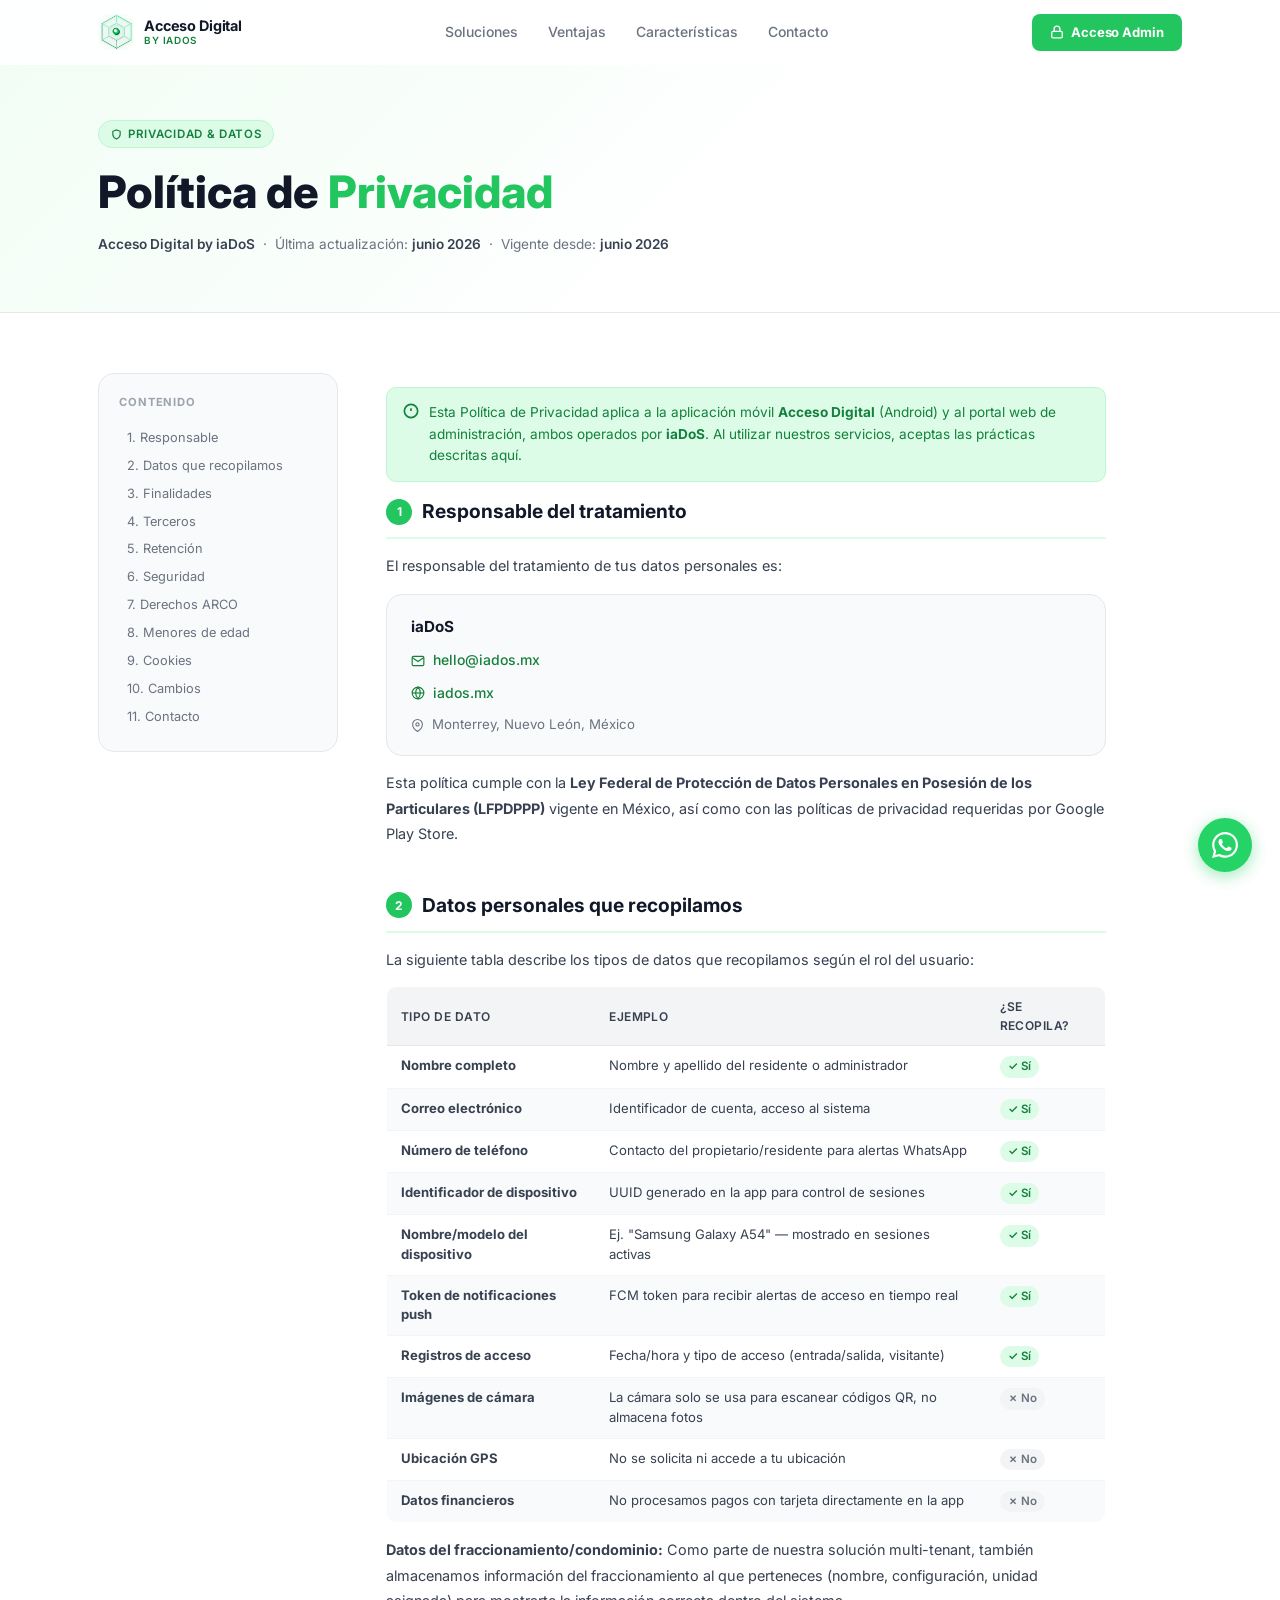
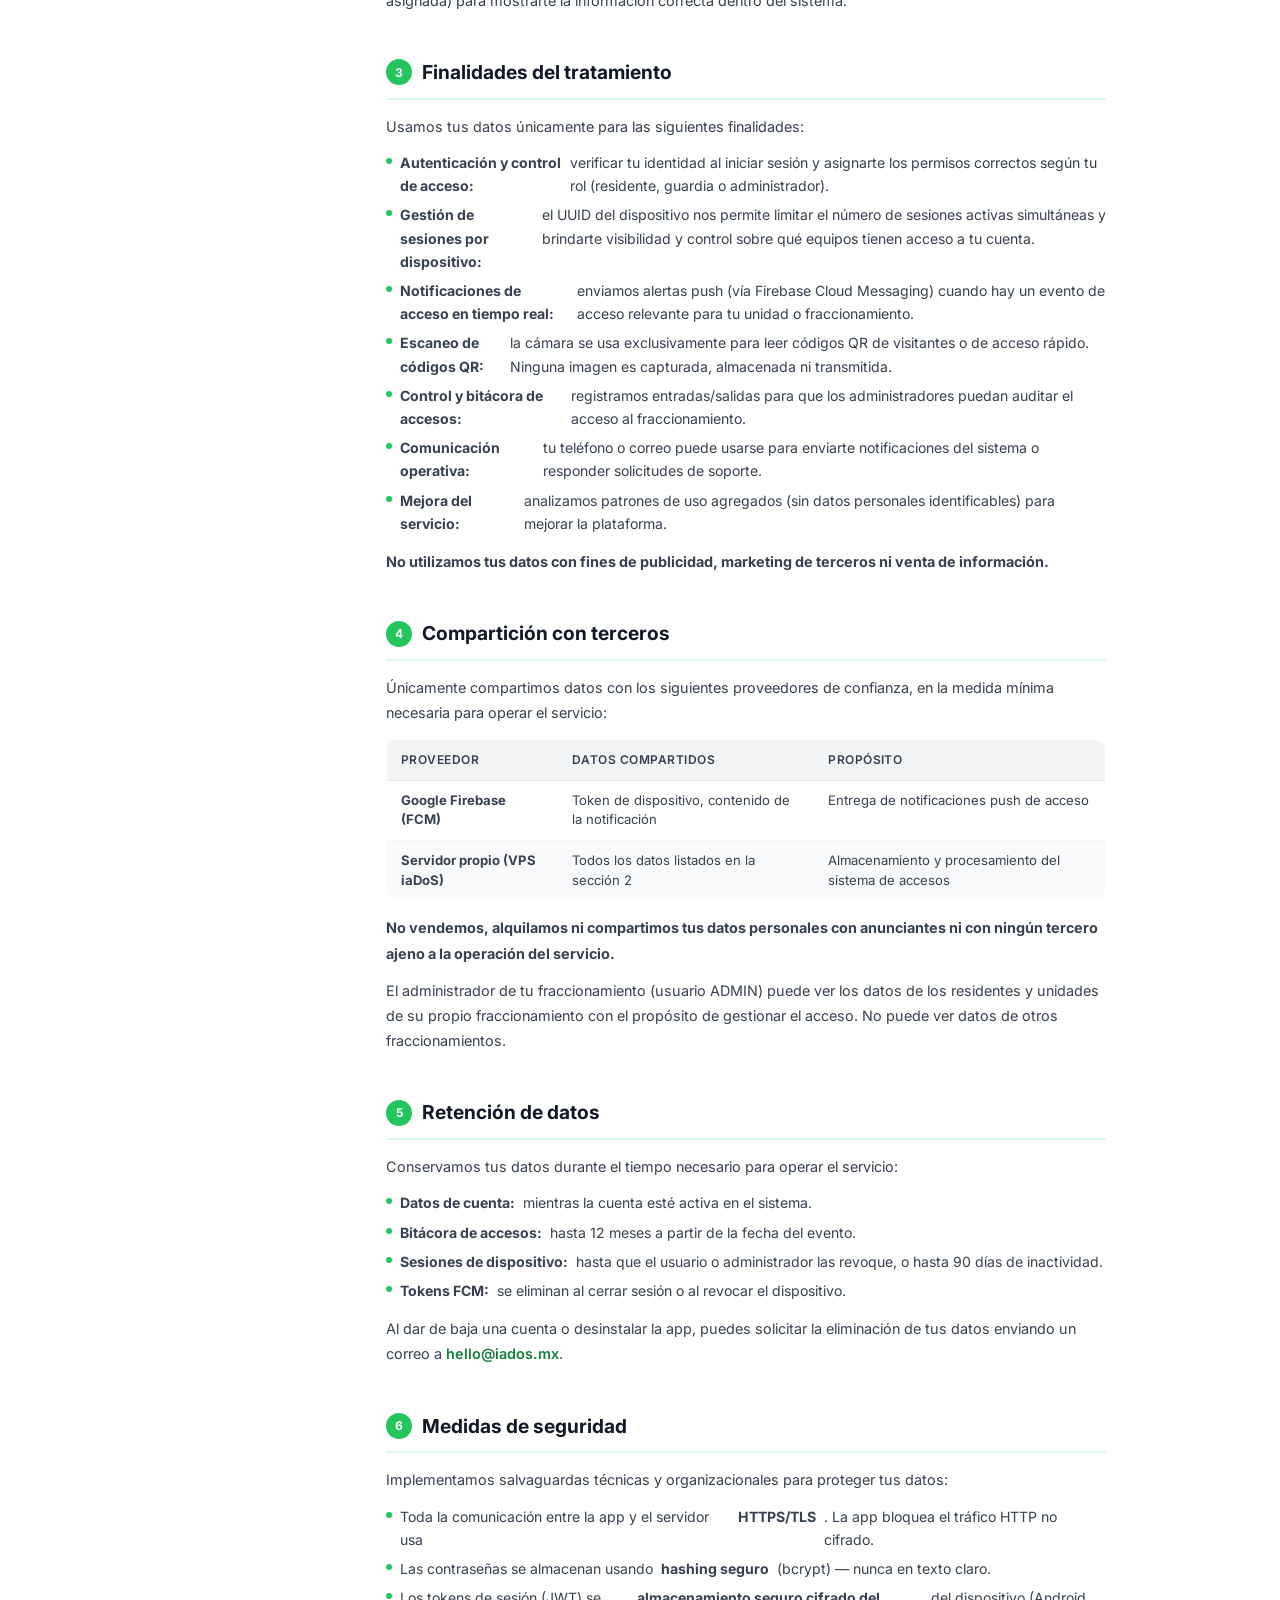
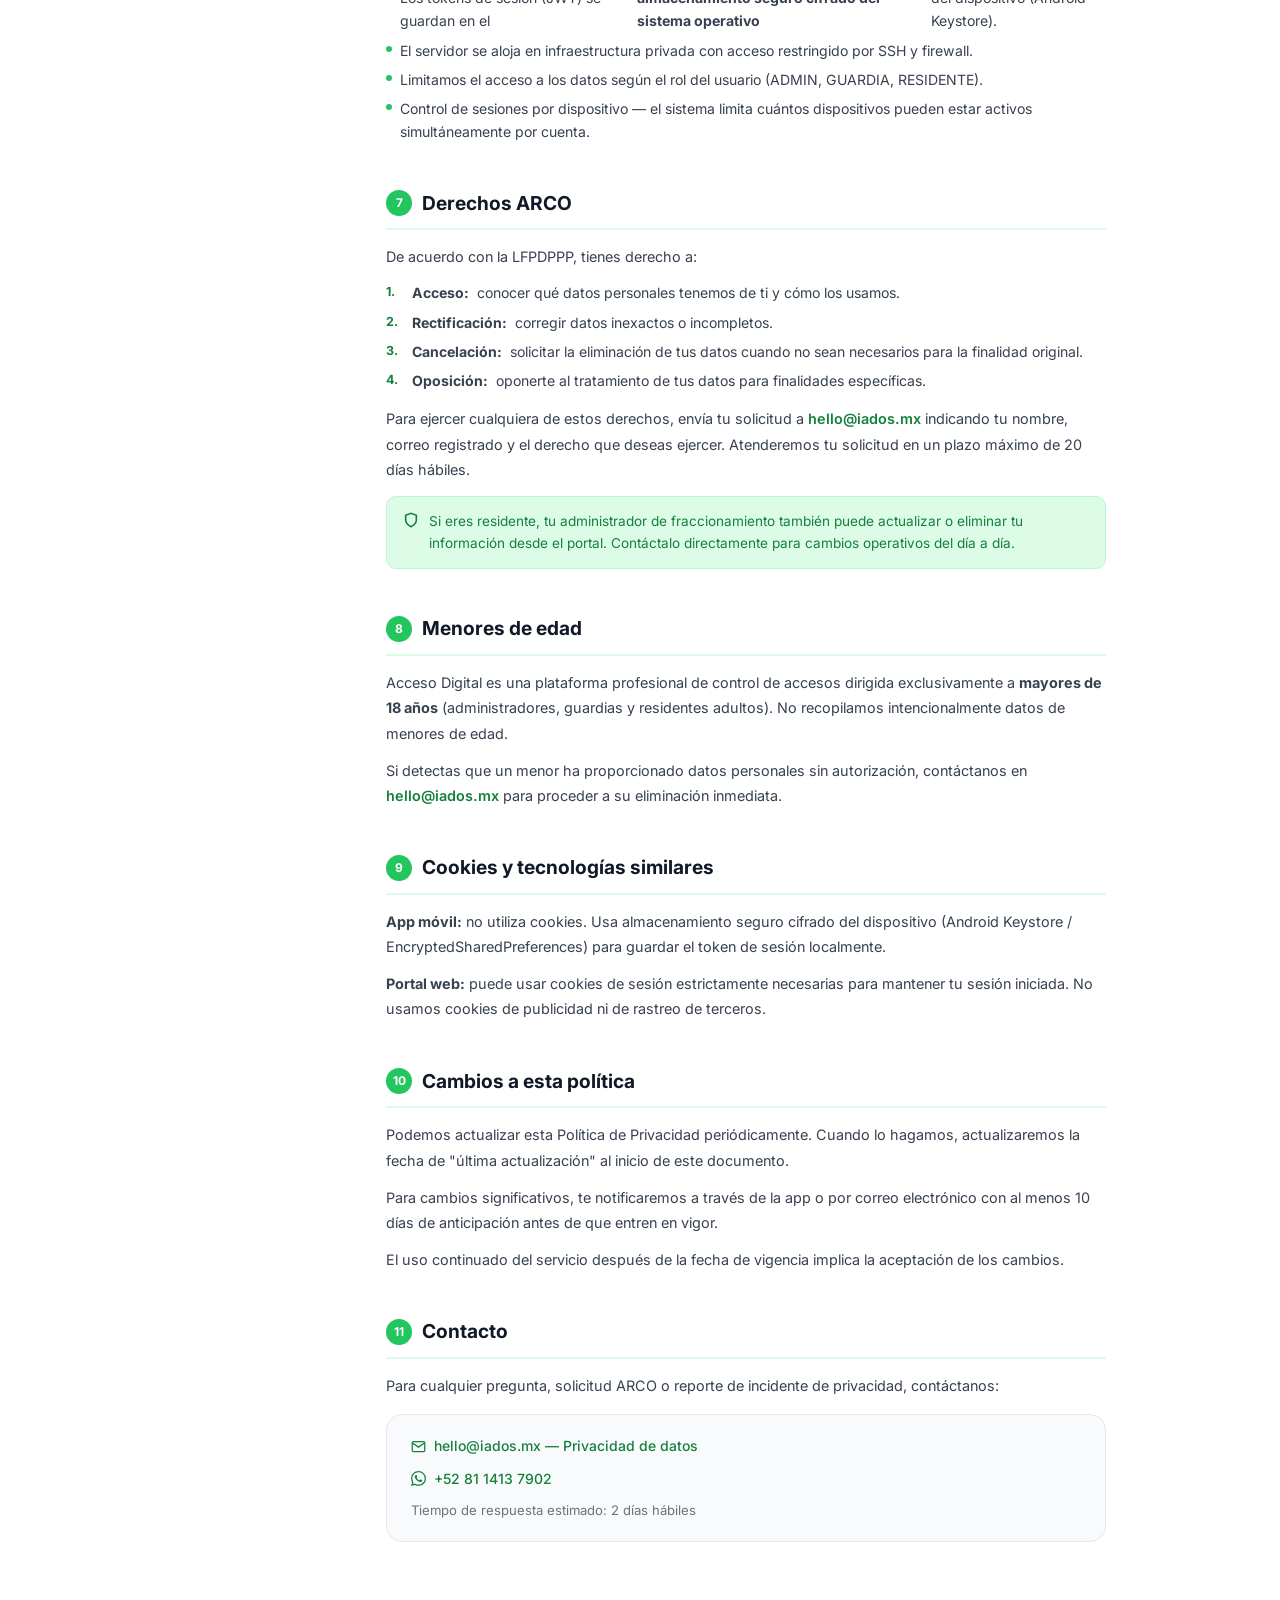
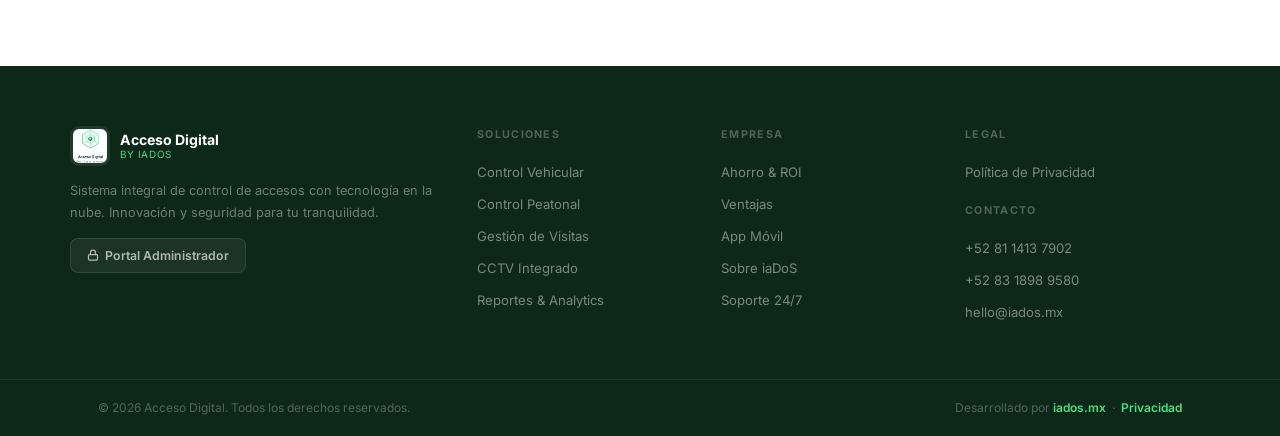
<file: privacidad.html>
<!DOCTYPE html>
<html lang="es-MX">
<head>
  <meta charset="UTF-8"/>
  <meta name="viewport" content="width=device-width, initial-scale=1.0"/>
  <title>Política de Privacidad — Acceso Digital by iaDoS</title>
  <meta name="description" content="Política de privacidad de Acceso Digital by iaDoS. Conoce cómo recopilamos, usamos y protegemos tus datos personales."/>
  <meta name="robots" content="index, follow"/>
  <link rel="canonical" href="https://accesodigital.iados.mx/privacidad.html"/>
  <link rel="icon" type="image/png" href="images/logo_ico.png"/>
  <link rel="apple-touch-icon" href="images/logo_app.png"/>
  <link rel="preconnect" href="https://fonts.googleapis.com"/>
  <link rel="preconnect" href="https://fonts.gstatic.com" crossorigin/>
  <link href="https://fonts.googleapis.com/css2?family=Inter:wght@300;400;500;600;700;800;900&display=swap" rel="stylesheet"/>
  <link rel="stylesheet" href="css/style.css"/>
  <style>
    /* ── Página de privacidad ── */
    .privacy-hero {
      padding: 120px 0 56px;
      background: linear-gradient(135deg, #f0fdf4 0%, #fff 60%);
      border-bottom: 1px solid var(--grey-200);
    }
    .privacy-hero-badge {
      display: inline-flex;
      align-items: center;
      gap: 6px;
      background: var(--green-light);
      color: var(--green-text);
      border: 1px solid var(--green-border);
      border-radius: 99px;
      padding: 4px 12px;
      font-size: .72rem;
      font-weight: 600;
      letter-spacing: .06em;
      text-transform: uppercase;
      margin-bottom: 18px;
    }
    .privacy-hero h1 {
      font-size: clamp(1.8rem, 4vw, 2.8rem);
      font-weight: 800;
      color: var(--grey-900);
      line-height: 1.2;
      margin-bottom: 14px;
    }
    .privacy-hero h1 span { color: var(--green); }
    .privacy-hero-meta {
      font-size: .85rem;
      color: var(--grey-500);
    }
    .privacy-hero-meta strong { color: var(--grey-700); font-weight: 600; }

    /* ── Contenido ── */
    .privacy-body {
      padding: 60px 0 80px;
    }
    .privacy-grid {
      display: grid;
      grid-template-columns: 240px 1fr;
      gap: 48px;
      align-items: start;
    }
    /* Índice lateral */
    .privacy-toc {
      position: sticky;
      top: 88px;
      background: var(--grey-50);
      border: 1px solid var(--grey-200);
      border-radius: var(--rl);
      padding: 20px;
    }
    .privacy-toc h6 {
      font-size: .7rem;
      font-weight: 700;
      letter-spacing: .08em;
      text-transform: uppercase;
      color: var(--grey-400);
      margin-bottom: 12px;
    }
    .privacy-toc a {
      display: block;
      font-size: .8rem;
      color: var(--grey-500);
      padding: 5px 8px;
      border-radius: 6px;
      transition: all var(--t) var(--ease);
      line-height: 1.4;
    }
    .privacy-toc a:hover { background: var(--green-light); color: var(--green-text); }

    /* Artículos */
    .privacy-article { max-width: 720px; }
    .privacy-section {
      margin-bottom: 44px;
      scroll-margin-top: 88px;
    }
    .privacy-section h2 {
      font-size: 1.2rem;
      font-weight: 700;
      color: var(--grey-900);
      margin-bottom: 14px;
      padding-bottom: 10px;
      border-bottom: 2px solid var(--green-light);
      display: flex;
      align-items: center;
      gap: 10px;
    }
    .privacy-section h2 .sec-num {
      display: inline-flex;
      align-items: center;
      justify-content: center;
      width: 26px;
      height: 26px;
      background: var(--green);
      color: #fff;
      border-radius: 50%;
      font-size: .75rem;
      font-weight: 700;
      flex-shrink: 0;
    }
    .privacy-section p {
      font-size: .9rem;
      color: var(--grey-700);
      line-height: 1.75;
      margin-bottom: 12px;
    }
    .privacy-section ul, .privacy-section ol {
      list-style: none;
      margin: 10px 0 14px;
      display: flex;
      flex-direction: column;
      gap: 6px;
    }
    .privacy-section ul li, .privacy-section ol li {
      font-size: .88rem;
      color: var(--grey-700);
      line-height: 1.65;
      display: flex;
      align-items: flex-start;
      gap: 8px;
    }
    .privacy-section ul li::before {
      content: '';
      display: block;
      width: 6px;
      height: 6px;
      border-radius: 50%;
      background: var(--green);
      flex-shrink: 0;
      margin-top: 7px;
    }
    .privacy-section ol { counter-reset: li; }
    .privacy-section ol li { counter-increment: li; }
    .privacy-section ol li::before {
      content: counter(li) '.';
      font-size: .78rem;
      font-weight: 700;
      color: var(--green-text);
      flex-shrink: 0;
      min-width: 18px;
      margin-top: 1px;
    }
    .data-table {
      width: 100%;
      border-collapse: collapse;
      font-size: .82rem;
      margin: 14px 0;
      border-radius: var(--r);
      overflow: hidden;
      border: 1px solid var(--grey-200);
    }
    .data-table th {
      background: var(--grey-100);
      color: var(--grey-700);
      font-weight: 600;
      font-size: .75rem;
      letter-spacing: .04em;
      text-transform: uppercase;
      padding: 10px 14px;
      text-align: left;
      border-bottom: 1px solid var(--grey-200);
    }
    .data-table td {
      padding: 10px 14px;
      color: var(--grey-700);
      border-bottom: 1px solid var(--grey-100);
      vertical-align: top;
      line-height: 1.5;
    }
    .data-table tr:last-child td { border-bottom: none; }
    .data-table tr:nth-child(even) td { background: var(--grey-50); }
    .badge-yes {
      display: inline-flex;
      align-items: center;
      gap: 4px;
      background: var(--green-light);
      color: var(--green-text);
      border-radius: 99px;
      padding: 2px 8px;
      font-size: .72rem;
      font-weight: 600;
    }
    .badge-no {
      display: inline-flex;
      align-items: center;
      gap: 4px;
      background: var(--grey-100);
      color: var(--grey-500);
      border-radius: 99px;
      padding: 2px 8px;
      font-size: .72rem;
      font-weight: 600;
    }
    .info-box {
      background: var(--green-light);
      border: 1px solid var(--green-border);
      border-radius: var(--r);
      padding: 14px 16px;
      font-size: .85rem;
      color: var(--green-text);
      display: flex;
      gap: 10px;
      align-items: flex-start;
      margin: 14px 0;
    }
    .info-box svg { flex-shrink: 0; margin-top: 1px; }
    .contact-card {
      background: var(--grey-50);
      border: 1px solid var(--grey-200);
      border-radius: var(--rl);
      padding: 20px 24px;
      display: flex;
      flex-direction: column;
      gap: 10px;
      margin-top: 16px;
    }
    .contact-card a {
      display: inline-flex;
      align-items: center;
      gap: 8px;
      font-size: .875rem;
      color: var(--green-text);
      font-weight: 500;
      transition: color var(--t);
    }
    .contact-card a:hover { color: var(--green-hover); }

    @media (max-width: 768px) {
      .privacy-grid { grid-template-columns: 1fr; }
      .privacy-toc { display: none; }
      .privacy-hero { padding: 100px 0 40px; }
    }
  </style>
</head>
<body>

<!-- ═══════════════ NAV ═══════════════ -->
<header class="navbar" id="navbar">
  <div class="navbar-inner">
    <a href="/" class="navbar-logo">
      <img src="images/logo_nav.png" alt="Acceso Digital iaDoS" width="36" height="36"/>
      <div class="navbar-brand">
        <span class="navbar-name">Acceso Digital</span>
        <span class="navbar-sub">by iaDoS</span>
      </div>
    </a>

    <nav class="navbar-nav" id="navLinks">
      <a href="/#soluciones">Soluciones</a>
      <a href="/#ventajas">Ventajas</a>
      <a href="/#caracteristicas">Características</a>
      <a href="/#contacto">Contacto</a>
    </nav>

    <div class="navbar-actions">
      <a href="https://accesodigitalapp.iados.mx/login" target="_blank" rel="noopener" class="btn-admin">
        <svg width="14" height="14" viewBox="0 0 24 24" fill="none" stroke="currentColor" stroke-width="2.2"><rect x="3" y="11" width="18" height="11" rx="2"/><path d="M7 11V7a5 5 0 0 1 10 0v4"/></svg>
        Acceso Admin
      </a>
      <button class="burger" id="burger"><span></span><span></span><span></span></button>
    </div>
  </div>
</header>

<!-- ═══════════════ HERO ═══════════════ -->
<section class="privacy-hero">
  <div class="container">
    <div class="privacy-hero-badge">
      <svg width="11" height="11" viewBox="0 0 24 24" fill="none" stroke="currentColor" stroke-width="2.5"><path d="M12 22s8-4 8-10V5l-8-3-8 3v7c0 6 8 10 8 10z"/></svg>
      Privacidad & Datos
    </div>
    <h1>Política de <span>Privacidad</span></h1>
    <p class="privacy-hero-meta">
      <strong>Acceso Digital by iaDoS</strong> &nbsp;·&nbsp;
      Última actualización: <strong>junio 2026</strong> &nbsp;·&nbsp;
      Vigente desde: <strong>junio 2026</strong>
    </p>
  </div>
</section>

<!-- ═══════════════ CUERPO ═══════════════ -->
<section class="privacy-body">
  <div class="container privacy-grid">

    <!-- Índice lateral -->
    <aside class="privacy-toc">
      <h6>Contenido</h6>
      <a href="#responsable">1. Responsable</a>
      <a href="#datos">2. Datos que recopilamos</a>
      <a href="#finalidades">3. Finalidades</a>
      <a href="#terceros">4. Terceros</a>
      <a href="#retencion">5. Retención</a>
      <a href="#seguridad">6. Seguridad</a>
      <a href="#derechos">7. Derechos ARCO</a>
      <a href="#menores">8. Menores de edad</a>
      <a href="#cookies">9. Cookies</a>
      <a href="#cambios">10. Cambios</a>
      <a href="#contacto">11. Contacto</a>
    </aside>

    <!-- Artículo -->
    <article class="privacy-article">

      <div class="info-box">
        <svg width="16" height="16" viewBox="0 0 24 24" fill="none" stroke="currentColor" stroke-width="2.5"><circle cx="12" cy="12" r="10"/><line x1="12" y1="8" x2="12" y2="12"/><line x1="12" y1="16" x2="12.01" y2="16"/></svg>
        <span>Esta Política de Privacidad aplica a la aplicación móvil <strong>Acceso Digital</strong> (Android) y al portal web de administración, ambos operados por <strong>iaDoS</strong>. Al utilizar nuestros servicios, aceptas las prácticas descritas aquí.</span>
      </div>

      <!-- 1 -->
      <div class="privacy-section" id="responsable">
        <h2><span class="sec-num">1</span> Responsable del tratamiento</h2>
        <p>El responsable del tratamiento de tus datos personales es:</p>
        <div class="contact-card">
          <strong style="font-size:.95rem;color:var(--grey-900)">iaDoS</strong>
          <a href="mailto:hello@iados.mx">
            <svg width="14" height="14" viewBox="0 0 24 24" fill="none" stroke="currentColor" stroke-width="2"><path d="M4 4h16c1.1 0 2 .9 2 2v12c0 1.1-.9 2-2 2H4c-1.1 0-2-.9-2-2V6c0-1.1.9-2 2-2z"/><polyline points="22,6 12,13 2,6"/></svg>
            hello@iados.mx
          </a>
          <a href="https://iados.mx" target="_blank" rel="noopener">
            <svg width="14" height="14" viewBox="0 0 24 24" fill="none" stroke="currentColor" stroke-width="2"><circle cx="12" cy="12" r="10"/><line x1="2" y1="12" x2="22" y2="12"/><path d="M12 2a15.3 15.3 0 0 1 4 10 15.3 15.3 0 0 1-4 10 15.3 15.3 0 0 1-4-10 15.3 15.3 0 0 1 4-10z"/></svg>
            iados.mx
          </a>
          <span style="font-size:.83rem;color:var(--grey-500)">
            <svg width="13" height="13" viewBox="0 0 24 24" fill="none" stroke="currentColor" stroke-width="2" style="display:inline;vertical-align:middle;margin-right:4px"><path d="M21 10c0 7-9 13-9 13s-9-6-9-13a9 9 0 0 1 18 0z"/><circle cx="12" cy="10" r="3"/></svg>
            Monterrey, Nuevo León, México
          </span>
        </div>
        <p style="margin-top:14px">Esta política cumple con la <strong>Ley Federal de Protección de Datos Personales en Posesión de los Particulares (LFPDPPP)</strong> vigente en México, así como con las políticas de privacidad requeridas por Google Play Store.</p>
      </div>

      <!-- 2 -->
      <div class="privacy-section" id="datos">
        <h2><span class="sec-num">2</span> Datos personales que recopilamos</h2>
        <p>La siguiente tabla describe los tipos de datos que recopilamos según el rol del usuario:</p>

        <table class="data-table">
          <thead>
            <tr>
              <th>Tipo de dato</th>
              <th>Ejemplo</th>
              <th>¿Se recopila?</th>
            </tr>
          </thead>
          <tbody>
            <tr>
              <td><strong>Nombre completo</strong></td>
              <td>Nombre y apellido del residente o administrador</td>
              <td><span class="badge-yes">✓ Sí</span></td>
            </tr>
            <tr>
              <td><strong>Correo electrónico</strong></td>
              <td>Identificador de cuenta, acceso al sistema</td>
              <td><span class="badge-yes">✓ Sí</span></td>
            </tr>
            <tr>
              <td><strong>Número de teléfono</strong></td>
              <td>Contacto del propietario/residente para alertas WhatsApp</td>
              <td><span class="badge-yes">✓ Sí</span></td>
            </tr>
            <tr>
              <td><strong>Identificador de dispositivo</strong></td>
              <td>UUID generado en la app para control de sesiones</td>
              <td><span class="badge-yes">✓ Sí</span></td>
            </tr>
            <tr>
              <td><strong>Nombre/modelo del dispositivo</strong></td>
              <td>Ej. "Samsung Galaxy A54" — mostrado en sesiones activas</td>
              <td><span class="badge-yes">✓ Sí</span></td>
            </tr>
            <tr>
              <td><strong>Token de notificaciones push</strong></td>
              <td>FCM token para recibir alertas de acceso en tiempo real</td>
              <td><span class="badge-yes">✓ Sí</span></td>
            </tr>
            <tr>
              <td><strong>Registros de acceso</strong></td>
              <td>Fecha/hora y tipo de acceso (entrada/salida, visitante)</td>
              <td><span class="badge-yes">✓ Sí</span></td>
            </tr>
            <tr>
              <td><strong>Imágenes de cámara</strong></td>
              <td>La cámara solo se usa para escanear códigos QR, no almacena fotos</td>
              <td><span class="badge-no">✗ No</span></td>
            </tr>
            <tr>
              <td><strong>Ubicación GPS</strong></td>
              <td>No se solicita ni accede a tu ubicación</td>
              <td><span class="badge-no">✗ No</span></td>
            </tr>
            <tr>
              <td><strong>Datos financieros</strong></td>
              <td>No procesamos pagos con tarjeta directamente en la app</td>
              <td><span class="badge-no">✗ No</span></td>
            </tr>
          </tbody>
        </table>

        <p><strong>Datos del fraccionamiento/condominio:</strong> Como parte de nuestra solución multi-tenant, también almacenamos información del fraccionamiento al que perteneces (nombre, configuración, unidad asignada) para mostrarte la información correcta dentro del sistema.</p>
      </div>

      <!-- 3 -->
      <div class="privacy-section" id="finalidades">
        <h2><span class="sec-num">3</span> Finalidades del tratamiento</h2>
        <p>Usamos tus datos únicamente para las siguientes finalidades:</p>
        <ul>
          <li><strong>Autenticación y control de acceso:</strong> verificar tu identidad al iniciar sesión y asignarte los permisos correctos según tu rol (residente, guardia o administrador).</li>
          <li><strong>Gestión de sesiones por dispositivo:</strong> el UUID del dispositivo nos permite limitar el número de sesiones activas simultáneas y brindarte visibilidad y control sobre qué equipos tienen acceso a tu cuenta.</li>
          <li><strong>Notificaciones de acceso en tiempo real:</strong> enviamos alertas push (vía Firebase Cloud Messaging) cuando hay un evento de acceso relevante para tu unidad o fraccionamiento.</li>
          <li><strong>Escaneo de códigos QR:</strong> la cámara se usa exclusivamente para leer códigos QR de visitantes o de acceso rápido. Ninguna imagen es capturada, almacenada ni transmitida.</li>
          <li><strong>Control y bitácora de accesos:</strong> registramos entradas/salidas para que los administradores puedan auditar el acceso al fraccionamiento.</li>
          <li><strong>Comunicación operativa:</strong> tu teléfono o correo puede usarse para enviarte notificaciones del sistema o responder solicitudes de soporte.</li>
          <li><strong>Mejora del servicio:</strong> analizamos patrones de uso agregados (sin datos personales identificables) para mejorar la plataforma.</li>
        </ul>
        <p><strong>No utilizamos tus datos con fines de publicidad, marketing de terceros ni venta de información.</strong></p>
      </div>

      <!-- 4 -->
      <div class="privacy-section" id="terceros">
        <h2><span class="sec-num">4</span> Compartición con terceros</h2>
        <p>Únicamente compartimos datos con los siguientes proveedores de confianza, en la medida mínima necesaria para operar el servicio:</p>

        <table class="data-table">
          <thead>
            <tr>
              <th>Proveedor</th>
              <th>Datos compartidos</th>
              <th>Propósito</th>
            </tr>
          </thead>
          <tbody>
            <tr>
              <td><strong>Google Firebase (FCM)</strong></td>
              <td>Token de dispositivo, contenido de la notificación</td>
              <td>Entrega de notificaciones push de acceso</td>
            </tr>
            <tr>
              <td><strong>Servidor propio (VPS iaDoS)</strong></td>
              <td>Todos los datos listados en la sección 2</td>
              <td>Almacenamiento y procesamiento del sistema de accesos</td>
            </tr>
          </tbody>
        </table>

        <p><strong>No vendemos, alquilamos ni compartimos tus datos personales con anunciantes ni con ningún tercero ajeno a la operación del servicio.</strong></p>
        <p>El administrador de tu fraccionamiento (usuario ADMIN) puede ver los datos de los residentes y unidades de su propio fraccionamiento con el propósito de gestionar el acceso. No puede ver datos de otros fraccionamientos.</p>
      </div>

      <!-- 5 -->
      <div class="privacy-section" id="retencion">
        <h2><span class="sec-num">5</span> Retención de datos</h2>
        <p>Conservamos tus datos durante el tiempo necesario para operar el servicio:</p>
        <ul>
          <li><strong>Datos de cuenta:</strong> mientras la cuenta esté activa en el sistema.</li>
          <li><strong>Bitácora de accesos:</strong> hasta 12 meses a partir de la fecha del evento.</li>
          <li><strong>Sesiones de dispositivo:</strong> hasta que el usuario o administrador las revoque, o hasta 90 días de inactividad.</li>
          <li><strong>Tokens FCM:</strong> se eliminan al cerrar sesión o al revocar el dispositivo.</li>
        </ul>
        <p>Al dar de baja una cuenta o desinstalar la app, puedes solicitar la eliminación de tus datos enviando un correo a <a href="mailto:hello@iados.mx" style="color:var(--green-text);font-weight:600">hello@iados.mx</a>.</p>
      </div>

      <!-- 6 -->
      <div class="privacy-section" id="seguridad">
        <h2><span class="sec-num">6</span> Medidas de seguridad</h2>
        <p>Implementamos salvaguardas técnicas y organizacionales para proteger tus datos:</p>
        <ul>
          <li>Toda la comunicación entre la app y el servidor usa <strong>HTTPS/TLS</strong>. La app bloquea el tráfico HTTP no cifrado.</li>
          <li>Las contraseñas se almacenan usando <strong>hashing seguro</strong> (bcrypt) — nunca en texto claro.</li>
          <li>Los tokens de sesión (JWT) se guardan en el <strong>almacenamiento seguro cifrado del sistema operativo</strong> del dispositivo (Android Keystore).</li>
          <li>El servidor se aloja en infraestructura privada con acceso restringido por SSH y firewall.</li>
          <li>Limitamos el acceso a los datos según el rol del usuario (ADMIN, GUARDIA, RESIDENTE).</li>
          <li>Control de sesiones por dispositivo — el sistema limita cuántos dispositivos pueden estar activos simultáneamente por cuenta.</li>
        </ul>
      </div>

      <!-- 7 -->
      <div class="privacy-section" id="derechos">
        <h2><span class="sec-num">7</span> Derechos ARCO</h2>
        <p>De acuerdo con la LFPDPPP, tienes derecho a:</p>
        <ol>
          <li><strong>Acceso:</strong> conocer qué datos personales tenemos de ti y cómo los usamos.</li>
          <li><strong>Rectificación:</strong> corregir datos inexactos o incompletos.</li>
          <li><strong>Cancelación:</strong> solicitar la eliminación de tus datos cuando no sean necesarios para la finalidad original.</li>
          <li><strong>Oposición:</strong> oponerte al tratamiento de tus datos para finalidades específicas.</li>
        </ol>
        <p>Para ejercer cualquiera de estos derechos, envía tu solicitud a <a href="mailto:hello@iados.mx" style="color:var(--green-text);font-weight:600">hello@iados.mx</a> indicando tu nombre, correo registrado y el derecho que deseas ejercer. Atenderemos tu solicitud en un plazo máximo de 20 días hábiles.</p>
        <div class="info-box">
          <svg width="16" height="16" viewBox="0 0 24 24" fill="none" stroke="currentColor" stroke-width="2.5"><path d="M12 22s8-4 8-10V5l-8-3-8 3v7c0 6 8 10 8 10z"/></svg>
          <span>Si eres residente, tu administrador de fraccionamiento también puede actualizar o eliminar tu información desde el portal. Contáctalo directamente para cambios operativos del día a día.</span>
        </div>
      </div>

      <!-- 8 -->
      <div class="privacy-section" id="menores">
        <h2><span class="sec-num">8</span> Menores de edad</h2>
        <p>Acceso Digital es una plataforma profesional de control de accesos dirigida exclusivamente a <strong>mayores de 18 años</strong> (administradores, guardias y residentes adultos). No recopilamos intencionalmente datos de menores de edad.</p>
        <p>Si detectas que un menor ha proporcionado datos personales sin autorización, contáctanos en <a href="mailto:hello@iados.mx" style="color:var(--green-text);font-weight:600">hello@iados.mx</a> para proceder a su eliminación inmediata.</p>
      </div>

      <!-- 9 -->
      <div class="privacy-section" id="cookies">
        <h2><span class="sec-num">9</span> Cookies y tecnologías similares</h2>
        <p><strong>App móvil:</strong> no utiliza cookies. Usa almacenamiento seguro cifrado del dispositivo (Android Keystore / EncryptedSharedPreferences) para guardar el token de sesión localmente.</p>
        <p><strong>Portal web:</strong> puede usar cookies de sesión estrictamente necesarias para mantener tu sesión iniciada. No usamos cookies de publicidad ni de rastreo de terceros.</p>
      </div>

      <!-- 10 -->
      <div class="privacy-section" id="cambios">
        <h2><span class="sec-num">10</span> Cambios a esta política</h2>
        <p>Podemos actualizar esta Política de Privacidad periódicamente. Cuando lo hagamos, actualizaremos la fecha de "última actualización" al inicio de este documento.</p>
        <p>Para cambios significativos, te notificaremos a través de la app o por correo electrónico con al menos 10 días de anticipación antes de que entren en vigor.</p>
        <p>El uso continuado del servicio después de la fecha de vigencia implica la aceptación de los cambios.</p>
      </div>

      <!-- 11 -->
      <div class="privacy-section" id="contacto">
        <h2><span class="sec-num">11</span> Contacto</h2>
        <p>Para cualquier pregunta, solicitud ARCO o reporte de incidente de privacidad, contáctanos:</p>
        <div class="contact-card">
          <a href="mailto:hello@iados.mx">
            <svg width="15" height="15" viewBox="0 0 24 24" fill="none" stroke="currentColor" stroke-width="2"><path d="M4 4h16c1.1 0 2 .9 2 2v12c0 1.1-.9 2-2 2H4c-1.1 0-2-.9-2-2V6c0-1.1.9-2 2-2z"/><polyline points="22,6 12,13 2,6"/></svg>
            hello@iados.mx — Privacidad de datos
          </a>
          <a href="https://wa.me/5281141​37902" target="_blank" rel="noopener">
            <svg width="15" height="15" viewBox="0 0 24 24" fill="currentColor"><path d="M17.472 14.382c-.297-.149-1.758-.867-2.03-.967-.273-.099-.471-.148-.67.15-.197.297-.767.966-.94 1.164-.173.199-.347.223-.644.075-.297-.15-1.255-.463-2.39-1.475-.883-.788-1.48-1.761-1.653-2.059-.173-.297-.018-.458.13-.606.134-.133.298-.347.446-.52.149-.174.198-.298.298-.497.099-.198.05-.371-.025-.52-.075-.149-.669-1.612-.916-2.207-.242-.579-.487-.5-.669-.51-.173-.008-.371-.01-.57-.01-.198 0-.52.074-.792.372-.272.297-1.04 1.016-1.04 2.479 0 1.462 1.065 2.875 1.213 3.074.149.198 2.096 3.2 5.077 4.487.709.306 1.262.489 1.694.625.712.227 1.36.195 1.871.118.571-.085 1.758-.719 2.006-1.413.248-.694.248-1.289.173-1.413-.074-.124-.272-.198-.57-.347m-5.421 7.403h-.004a9.87 9.87 0 0 1-5.031-1.378l-.361-.214-3.741.982.998-3.648-.235-.374a9.86 9.86 0 0 1-1.51-5.26c.001-5.45 4.436-9.884 9.888-9.884 2.64 0 5.122 1.03 6.988 2.898a9.825 9.825 0 0 1 2.893 6.994c-.003 5.45-4.437 9.884-9.885 9.884m8.413-18.297A11.815 11.815 0 0 0 12.05 0C5.495 0 .16 5.335.157 11.892c0 2.096.547 4.142 1.588 5.945L.057 24l6.305-1.654a11.882 11.882 0 0 0 5.683 1.448h.005c6.554 0 11.89-5.335 11.893-11.893a11.821 11.821 0 0 0-3.48-8.413z"/></svg>
            +52 81 1413 7902
          </a>
          <span style="font-size:.82rem;color:var(--grey-500)">Tiempo de respuesta estimado: 2 días hábiles</span>
        </div>
      </div>

    </article>
  </div>
</section>

<!-- ═══════════════ FOOTER ═══════════════ -->
<footer class="footer">
  <div class="container footer-inner">
    <div class="footer-brand">
      <a href="/" class="footer-logo">
        <img src="images/logo_app.png" alt="Acceso Digital" width="40" height="40"/>
        <div>
          <strong>Acceso Digital</strong>
          <span>by iaDoS</span>
        </div>
      </a>
      <p>Sistema integral de control de accesos con tecnología en la nube. Innovación y seguridad para tu tranquilidad.</p>
      <a href="https://accesodigitalapp.iados.mx/login" target="_blank" rel="noopener" class="footer-admin-btn">
        <svg width="12" height="12" viewBox="0 0 24 24" fill="none" stroke="currentColor" stroke-width="2.5"><rect x="3" y="11" width="18" height="11" rx="2"/><path d="M7 11V7a5 5 0 0 1 10 0v4"/></svg>
        Portal Administrador
      </a>
    </div>
    <div class="footer-col">
      <h5>Soluciones</h5>
      <a href="/#soluciones">Control Vehicular</a>
      <a href="/#soluciones">Control Peatonal</a>
      <a href="/#soluciones">Gestión de Visitas</a>
      <a href="/#soluciones">CCTV Integrado</a>
      <a href="/#soluciones">Reportes &amp; Analytics</a>
    </div>
    <div class="footer-col">
      <h5>Empresa</h5>
      <a href="/#ahorro">Ahorro &amp; ROI</a>
      <a href="/#ventajas">Ventajas</a>
      <a href="/#caracteristicas">App Móvil</a>
      <a href="https://iados.mx" target="_blank" rel="noopener">Sobre iaDoS</a>
      <a href="/#contacto">Soporte 24/7</a>
    </div>
    <div class="footer-col">
      <h5>Legal</h5>
      <a href="/privacidad.html">Política de Privacidad</a>
      <h5 style="margin-top:12px">Contacto</h5>
      <a href="https://wa.me/5281141​37902" target="_blank" rel="noopener">+52 81 1413 7902</a>
      <a href="https://wa.me/52831898​9580" target="_blank" rel="noopener">+52 83 1898 9580</a>
      <a href="mailto:hello@iados.mx">hello@iados.mx</a>
    </div>
  </div>
  <div class="footer-bottom">
    <div class="container footer-bottom-inner">
      <span>© 2026 Acceso Digital. Todos los derechos reservados.</span>
      <span>Desarrollado por <a href="https://iados.mx" target="_blank" rel="noopener">iados.mx</a> &nbsp;·&nbsp; <a href="/privacidad.html">Privacidad</a></span>
    </div>
  </div>
</footer>

<a href="https://wa.me/5281141​37902" target="_blank" rel="noopener" class="wa-fab" aria-label="WhatsApp">
  <svg width="26" height="26" viewBox="0 0 24 24" fill="currentColor"><path d="M17.472 14.382c-.297-.149-1.758-.867-2.03-.967-.273-.099-.471-.148-.67.15-.197.297-.767.966-.94 1.164-.173.199-.347.223-.644.075-.297-.15-1.255-.463-2.39-1.475-.883-.788-1.48-1.761-1.653-2.059-.173-.297-.018-.458.13-.606.134-.133.298-.347.446-.52.149-.174.198-.298.298-.497.099-.198.05-.371-.025-.52-.075-.149-.669-1.612-.916-2.207-.242-.579-.487-.5-.669-.51-.173-.008-.371-.01-.57-.01-.198 0-.52.074-.792.372-.272.297-1.04 1.016-1.04 2.479 0 1.462 1.065 2.875 1.213 3.074.149.198 2.096 3.2 5.077 4.487.709.306 1.262.489 1.694.625.712.227 1.36.195 1.871.118.571-.085 1.758-.719 2.006-1.413.248-.694.248-1.289.173-1.413-.074-.124-.272-.198-.57-.347m-5.421 7.403h-.004a9.87 9.87 0 0 1-5.031-1.378l-.361-.214-3.741.982.998-3.648-.235-.374a9.86 9.86 0 0 1-1.51-5.26c.001-5.45 4.436-9.884 9.888-9.884 2.64 0 5.122 1.03 6.988 2.898a9.825 9.825 0 0 1 2.893 6.994c-.003 5.45-4.437 9.884-9.885 9.884m8.413-18.297A11.815 11.815 0 0 0 12.05 0C5.495 0 .16 5.335.157 11.892c0 2.096.547 4.142 1.588 5.945L.057 24l6.305-1.654a11.882 11.882 0 0 0 5.683 1.448h.005c6.554 0 11.89-5.335 11.893-11.893a11.821 11.821 0 0 0-3.48-8.413z"/></svg>
</a>

<script src="js/main.js"></script>
</body>
</html>
</file>
<file: css/style.css>
/* ══════════════════════════════════════════════════
   ACCESO DIGITAL — iaDoS  |  v3 Executive Light
   Replicating reference design: white bg, Inter bold,
   clean cards, green accent #22c55e, grey #f5f5f7
══════════════════════════════════════════════════ */

:root {
  --green:        #22c55e;
  --green-hover:  #16a34a;
  --green-light:  #dcfce7;
  --green-border: #bbf7d0;
  --green-text:   #15803d;

  --grey-50:   #f9fafb;
  --grey-100:  #f3f4f6;
  --grey-150:  #edeff2;
  --grey-200:  #e5e7eb;
  --grey-300:  #d1d5db;
  --grey-400:  #9ca3af;
  --grey-500:  #6b7280;
  --grey-700:  #374151;
  --grey-800:  #1f2937;
  --grey-900:  #111827;

  --white: #ffffff;

  /* Typography */
  --font: 'Inter', -apple-system, BlinkMacSystemFont, 'Segoe UI', sans-serif;

  /* Shadows */
  --s1: 0 1px 3px rgba(0,0,0,.07), 0 1px 2px rgba(0,0,0,.04);
  --s2: 0 4px 16px rgba(0,0,0,.08), 0 2px 4px rgba(0,0,0,.04);
  --s3: 0 8px 32px rgba(0,0,0,.1),  0 4px 8px rgba(0,0,0,.05);
  --s4: 0 20px 60px rgba(0,0,0,.12), 0 8px 20px rgba(0,0,0,.06);

  --r:  10px;
  --rl: 16px;
  --ease: cubic-bezier(.4,0,.2,1);
  --t: .24s;
}

/* ── Reset ── */
*, *::before, *::after { box-sizing: border-box; margin: 0; padding: 0; }
html { scroll-behavior: smooth; font-size: 16px; }
body {
  font-family: var(--font);
  background: var(--white);
  color: var(--grey-800);
  line-height: 1.6;
  -webkit-font-smoothing: antialiased;
  overflow-x: hidden;
}
img { max-width: 100%; display: block; }
a { text-decoration: none; color: inherit; }
ul { list-style: none; }

.container { max-width: 1140px; margin: 0 auto; padding: 0 28px; }
.bg-light { background: var(--grey-50); }

/* ══════════════════════════════════════════
   SECTION SHARED
══════════════════════════════════════════ */
.section { padding: 88px 0; }

.section-head {
  text-align: center;
  margin-bottom: 56px;
  display: flex;
  flex-direction: column;
  align-items: center;
  gap: 12px;
}

.section-badge {
  display: inline-flex;
  align-items: center;
  gap: 6px;
  font-size: .72rem;
  font-weight: 700;
  letter-spacing: .08em;
  text-transform: uppercase;
  color: var(--green-text);
  background: var(--green-light);
  border: 1px solid var(--green-border);
  padding: 5px 14px;
  border-radius: 999px;
}

.section-title {
  font-size: clamp(1.9rem, 3.5vw, 2.75rem);
  font-weight: 800;
  line-height: 1.18;
  color: var(--grey-900);
  letter-spacing: -.025em;
}
.section-title .green { color: var(--green); }

.section-desc {
  font-size: 1rem;
  color: var(--grey-500);
  max-width: 540px;
  line-height: 1.7;
  font-weight: 400;
}

/* ══════════════════════════════════════════
   NAVBAR
══════════════════════════════════════════ */
.navbar {
  position: fixed;
  inset: 0 0 auto;
  z-index: 100;
  background: rgba(255,255,255,.92);
  backdrop-filter: blur(12px);
  -webkit-backdrop-filter: blur(12px);
  border-bottom: 1px solid transparent;
  transition: border-color var(--t) var(--ease), box-shadow var(--t) var(--ease);
}
.navbar.scrolled {
  border-color: var(--grey-200);
  box-shadow: 0 1px 0 var(--grey-200), var(--s1);
}
.navbar-inner {
  max-width: 1140px;
  margin: 0 auto;
  padding: 0 28px;
  height: 64px;
  display: flex;
  align-items: center;
  gap: 40px;
}

.navbar-logo {
  display: flex;
  align-items: center;
  gap: 10px;
  flex-shrink: 0;
  text-decoration: none;
}
.navbar-logo img {
  object-fit: contain;
  width: 36px;
  height: 36px;
  flex-shrink: 0;
  border-radius: 8px;
}
.navbar-brand {
  display: flex;
  flex-direction: column;
  line-height: 1.2;
}
.navbar-name {
  font-size: .9rem;
  font-weight: 700;
  color: var(--grey-900);
  letter-spacing: -.01em;
}
.navbar-sub {
  font-size: .62rem;
  font-weight: 600;
  color: var(--green-text);
  letter-spacing: .06em;
  text-transform: uppercase;
}

.navbar-nav {
  flex: 1;
  display: flex;
  align-items: center;
  justify-content: center;
  gap: 2px;
}
.navbar-nav a {
  padding: 7px 14px;
  font-size: .875rem;
  font-weight: 500;
  color: var(--grey-500);
  border-radius: 8px;
  transition: color var(--t) var(--ease), background var(--t) var(--ease);
}
.navbar-nav a:hover { color: var(--grey-900); background: var(--grey-100); }

.navbar-actions { display: flex; align-items: center; gap: 10px; flex-shrink: 0; }

.btn-admin {
  display: inline-flex;
  align-items: center;
  gap: 7px;
  padding: 8px 18px;
  background: var(--green);
  color: #fff;
  font-size: .82rem;
  font-weight: 700;
  border-radius: 8px;
  transition: background var(--t) var(--ease), transform var(--t) var(--ease), box-shadow var(--t) var(--ease);
  letter-spacing: -.005em;
}
.btn-admin:hover {
  background: var(--green-hover);
  transform: translateY(-1px);
  box-shadow: 0 4px 16px rgba(34,197,94,.35);
}

.burger {
  display: none;
  flex-direction: column;
  gap: 5px;
  background: none;
  border: none;
  cursor: pointer;
  padding: 4px;
}
.burger span {
  display: block;
  width: 20px;
  height: 2px;
  background: var(--grey-700);
  border-radius: 2px;
  transition: all var(--t) var(--ease);
}

/* ══════════════════════════════════════════
   HERO — replica exacta de imagen referencia
══════════════════════════════════════════ */
.hero {
  padding: 100px 0 80px;
  background: var(--white);
  position: relative;
  overflow: hidden;
}
/* Subtle dot pattern like the reference */
.hero::before {
  content: '';
  position: absolute;
  inset: 0;
  background-image: radial-gradient(circle, var(--grey-200) 1px, transparent 1px);
  background-size: 32px 32px;
  opacity: .55;
  pointer-events: none;
}

.hero-grid {
  display: grid;
  grid-template-columns: 1fr 1fr;
  gap: 56px;
  align-items: center;
  position: relative;
  z-index: 1;
}

/* LEFT */
.hero-left { display: flex; flex-direction: column; gap: 22px; }

.hero-badge {
  display: inline-flex;
  align-items: center;
  gap: 6px;
  padding: 6px 16px;
  background: var(--green-light);
  border: 1px solid var(--green-border);
  border-radius: 999px;
  font-size: .78rem;
  font-weight: 600;
  color: var(--green-text);
  width: fit-content;
}
.hero-badge svg { flex-shrink: 0; }

.hero-title {
  font-size: clamp(2.2rem, 4vw, 3.4rem);
  font-weight: 800;
  line-height: 1.12;
  color: var(--grey-900);
  letter-spacing: -.03em;
}
.hero-accent { color: var(--green); }

.hero-desc {
  font-size: 1rem;
  color: var(--grey-500);
  line-height: 1.75;
  max-width: 460px;
  font-weight: 400;
}

.hero-buttons {
  display: flex;
  gap: 12px;
  flex-wrap: wrap;
}

.btn-primary {
  display: inline-flex;
  align-items: center;
  gap: 7px;
  padding: 12px 22px;
  background: var(--green);
  color: #fff;
  font-size: .88rem;
  font-weight: 700;
  border-radius: var(--r);
  transition: background var(--t) var(--ease), transform var(--t) var(--ease), box-shadow var(--t) var(--ease);
  letter-spacing: -.01em;
}
.btn-primary:hover {
  background: var(--green-hover);
  transform: translateY(-2px);
  box-shadow: 0 6px 24px rgba(34,197,94,.35);
}

.btn-secondary {
  display: inline-flex;
  align-items: center;
  gap: 8px;
  padding: 12px 22px;
  background: var(--white);
  color: var(--grey-800);
  font-size: .88rem;
  font-weight: 600;
  border-radius: var(--r);
  border: 1.5px solid var(--grey-300);
  transition: all var(--t) var(--ease);
}
.btn-secondary:hover { border-color: var(--grey-400); background: var(--grey-50); transform: translateY(-1px); }

.hero-checks {
  display: flex;
  flex-direction: column;
  gap: 9px;
  margin-top: 4px;
}
.hero-checks li {
  display: flex;
  align-items: center;
  gap: 10px;
  font-size: .88rem;
  color: var(--grey-600, #4b5563);
  font-weight: 500;
}
.check-circle {
  width: 20px;
  height: 20px;
  background: var(--green-light);
  border: 1.5px solid var(--green-border);
  border-radius: 50%;
  display: flex;
  align-items: center;
  justify-content: center;
  color: var(--green-text);
  flex-shrink: 0;
}

/* RIGHT — image frame */
.hero-right { position: relative; }
.hero-img-wrap {
  position: relative;
  border-radius: var(--rl);
  overflow: visible;
}
.hero-img-wrap > img {
  width: 100%;
  border-radius: var(--rl);
  box-shadow: var(--s4);
  object-fit: cover;
  aspect-ratio: 4/3;
  border: 1px solid var(--grey-200);
}

/* Floating chips — exactly like reference */
.hero-chip {
  position: absolute;
  display: flex;
  align-items: center;
  gap: 10px;
  background: var(--white);
  border: 1px solid var(--grey-200);
  border-radius: var(--r);
  padding: 10px 16px;
  box-shadow: var(--s3);
  white-space: nowrap;
}
.hero-chip--tl {
  top: -18px;
  right: -18px;
  animation: chipFloat 3.8s ease-in-out infinite;
}
.hero-chip--br {
  bottom: 20px;
  left: -18px;
  animation: chipFloat 3.8s ease-in-out infinite 1.9s;
}
.chip-icon {
  width: 32px;
  height: 32px;
  border-radius: 8px;
  display: flex;
  align-items: center;
  justify-content: center;
  flex-shrink: 0;
}
.chip-icon--green { background: var(--green-light); color: var(--green-text); }
.chip-icon--blue  { background: #dbeafe; color: #1d4ed8; }
.chip-text { display: flex; flex-direction: column; line-height: 1.3; }
.chip-text strong { font-size: .78rem; font-weight: 700; color: var(--grey-900); }
.chip-text span   { font-size: .69rem; color: var(--grey-400); }

/* ══════════════════════════════════════════
   STRIP — technology tags
══════════════════════════════════════════ */
.strip {
  border-top: 1px solid var(--grey-200);
  border-bottom: 1px solid var(--grey-200);
  background: var(--grey-50);
  padding: 18px 0;
}
.strip-inner {
  display: flex;
  align-items: center;
  gap: 20px;
  flex-wrap: wrap;
  justify-content: center;
}
.strip-label {
  font-size: .72rem;
  font-weight: 600;
  color: var(--grey-400);
  text-transform: uppercase;
  letter-spacing: .07em;
  white-space: nowrap;
}
.strip-tags {
  display: flex;
  gap: 8px;
  flex-wrap: wrap;
  align-items: center;
  justify-content: center;
}
.strip-tags span {
  font-size: .72rem;
  font-weight: 600;
  color: var(--grey-500);
  padding: 4px 12px;
  background: var(--white);
  border: 1px solid var(--grey-200);
  border-radius: 999px;
  letter-spacing: .03em;
}

/* ══════════════════════════════════════════
   STATS — light cards
══════════════════════════════════════════ */
.stats-section { padding: 60px 0; background: var(--white); }
.stats-grid {
  display: grid;
  grid-template-columns: repeat(4, 1fr);
  gap: 1px;
  background: var(--grey-200);
  border: 1px solid var(--grey-200);
  border-radius: var(--rl);
  overflow: hidden;
}
.stat-card {
  background: var(--white);
  text-align: center;
  padding: 40px 20px;
  transition: background var(--t) var(--ease);
  position: relative;
}
.stat-card::after {
  content: '';
  position: absolute;
  bottom: 0; left: 50%;
  transform: translateX(-50%);
  width: 0; height: 3px;
  background: var(--green);
  border-radius: 3px 3px 0 0;
  transition: width var(--t) var(--ease);
}
.stat-card:hover { background: var(--grey-50); }
.stat-card:hover::after { width: 40%; }
.stat-number {
  font-size: 2.8rem;
  font-weight: 900;
  color: var(--grey-900);
  line-height: 1;
  margin-bottom: 8px;
  letter-spacing: -.04em;
}
.stat-number.green { color: var(--green); }
.stat-title {
  font-size: .82rem;
  font-weight: 700;
  color: var(--grey-800);
  text-transform: uppercase;
  letter-spacing: .06em;
  margin-bottom: 3px;
}
.stat-sub { font-size: .75rem; color: var(--grey-400); }

/* ══════════════════════════════════════════
   ROI / AHORRO
══════════════════════════════════════════ */
.roi-grid {
  display: grid;
  grid-template-columns: repeat(4, 1fr);
  gap: 16px;
  margin-bottom: 48px;
}
.roi-card {
  background: var(--white);
  border: 1px solid var(--grey-200);
  border-radius: var(--rl);
  padding: 28px 22px;
  transition: all var(--t) var(--ease);
  animation-delay: var(--d, 0s);
}
.roi-card:hover {
  border-color: var(--green-border);
  box-shadow: var(--s3);
  transform: translateY(-3px);
}
.roi-card--hl {
  background: linear-gradient(135deg, var(--green-light) 0%, #f0fdf4 100%);
  border-color: var(--green-border);
}
.roi-emoji { font-size: 1.8rem; margin-bottom: 10px; line-height: 1; }
.roi-big {
  font-size: 2rem;
  font-weight: 900;
  color: var(--green);
  letter-spacing: -.03em;
  margin-bottom: 6px;
  line-height: 1;
}
.roi-card h3 {
  font-size: .9rem;
  font-weight: 700;
  color: var(--grey-900);
  margin-bottom: 8px;
  letter-spacing: -.01em;
}
.roi-card p {
  font-size: .82rem;
  color: var(--grey-500);
  line-height: 1.65;
}

/* Compare table */
.compare-table {
  border: 1px solid var(--grey-200);
  border-radius: var(--rl);
  overflow: hidden;
  box-shadow: var(--s1);
}
.compare-head {
  display: grid;
  grid-template-columns: 1.2fr 1fr 1fr;
  background: var(--grey-50);
  border-bottom: 1px solid var(--grey-200);
  padding: 12px 24px;
  gap: 12px;
}
.compare-col {
  display: flex;
  align-items: center;
  justify-content: center;
  gap: 6px;
  font-size: .75rem;
  font-weight: 700;
  text-transform: uppercase;
  letter-spacing: .07em;
}
.compare-col--old { color: var(--grey-400); }
.compare-col--new { color: var(--green-text); }
.compare-row {
  display: grid;
  grid-template-columns: 1.2fr 1fr 1fr;
  border-bottom: 1px solid var(--grey-100);
  padding: 13px 24px;
  gap: 12px;
  align-items: center;
  transition: background var(--t) var(--ease);
}
.compare-row:last-child { border-bottom: none; }
.compare-row:hover { background: var(--grey-50); }
.compare-label {
  font-size: .84rem;
  font-weight: 600;
  color: var(--grey-800);
}
.compare-val {
  font-size: .8rem;
  text-align: center;
  display: flex;
  align-items: center;
  justify-content: center;
  gap: 5px;
}
.compare-val.bad  { color: var(--grey-400); }
.compare-val.good { color: var(--green-text); font-weight: 600; }
.compare-val.good svg { flex-shrink: 0; }

/* ══════════════════════════════════════════
   SOLUCIONES
══════════════════════════════════════════ */
.solutions-grid {
  display: grid;
  grid-template-columns: repeat(3, 1fr);
  gap: 18px;
}
.sol-card {
  background: var(--white);
  border: 1px solid var(--grey-200);
  border-radius: var(--rl);
  padding: 30px 24px;
  position: relative;
  transition: all var(--t) var(--ease);
  animation-delay: var(--d, 0s);
}
.sol-card:hover {
  box-shadow: var(--s3);
  transform: translateY(-4px);
  border-color: var(--green-border);
}
.sol-card:hover .sol-icon-wrap {
  background: var(--green);
  color: #fff;
  border-color: var(--green);
}
.sol-num {
  position: absolute;
  top: 20px; right: 20px;
  font-size: .65rem;
  font-weight: 700;
  letter-spacing: .1em;
  color: var(--grey-300);
  text-transform: uppercase;
}
.sol-icon-wrap {
  width: 46px;
  height: 46px;
  background: var(--green-light);
  border: 1px solid var(--green-border);
  border-radius: 12px;
  display: flex;
  align-items: center;
  justify-content: center;
  color: var(--green-text);
  margin-bottom: 16px;
  transition: all var(--t) var(--ease);
}
.sol-card h3 {
  font-size: .95rem;
  font-weight: 700;
  color: var(--grey-900);
  margin-bottom: 8px;
  letter-spacing: -.01em;
}
.sol-card > p {
  font-size: .82rem;
  color: var(--grey-500);
  margin-bottom: 16px;
  line-height: 1.6;
}
.sol-card ul { display: flex; flex-direction: column; gap: 6px; }
.sol-card ul li {
  font-size: .79rem;
  color: var(--grey-500);
  padding-left: 15px;
  position: relative;
  line-height: 1.4;
}
.sol-card ul li::before {
  content: '✓';
  position: absolute;
  left: 0;
  color: var(--green);
  font-size: .7rem;
  font-weight: 700;
}

/* ══════════════════════════════════════════
   VENTAJAS — compact card grid
══════════════════════════════════════════ */
.vent-grid {
  display: grid;
  grid-template-columns: repeat(4, 1fr);
  gap: 14px;
  margin-bottom: 24px;
}
.vent-card {
  background: var(--white);
  border: 1px solid var(--grey-200);
  border-radius: var(--rl);
  padding: 22px 20px;
  transition: all var(--t) var(--ease);
  animation-delay: var(--d, 0s);
  position: relative;
  overflow: hidden;
}
.vent-card::after {
  content: '';
  position: absolute;
  top: 0; left: 0; right: 0;
  height: 2px;
  background: linear-gradient(90deg, var(--green), #4ade80);
  opacity: 0;
  transition: opacity var(--t) var(--ease);
}
.vent-card:hover {
  border-color: var(--green-border);
  box-shadow: var(--s2);
  transform: translateY(-3px);
}
.vent-card:hover::after { opacity: 1; }
.vent-card-icon {
  font-size: 1.6rem;
  line-height: 1;
  margin-bottom: 10px;
}
.vent-card h3 {
  font-size: .85rem;
  font-weight: 700;
  color: var(--grey-900);
  margin-bottom: 6px;
  letter-spacing: -.01em;
}
.vent-card p {
  font-size: .78rem;
  color: var(--grey-500);
  line-height: 1.55;
}

/* Highlight stats bar */
.vent-highlight {
  background: var(--grey-900);
  border-radius: var(--rl);
  padding: 28px 40px;
  display: grid;
  grid-template-columns: repeat(7, 1fr);
  align-items: center;
  gap: 0;
}
.vh-item {
  text-align: center;
  padding: 4px 8px;
  grid-column: span 1;
}
.vh-item:nth-child(1) { grid-column: 1/2; }
.vh-item:nth-child(3) { grid-column: 3/4; }
.vh-item:nth-child(5) { grid-column: 5/6; }
.vh-item:nth-child(7) { grid-column: 7/8; }
.vh-sep {
  width: 1px;
  height: 40px;
  background: rgba(255,255,255,.12);
  margin: 0 auto;
}
.vh-num {
  display: block;
  font-size: 1.75rem;
  font-weight: 900;
  color: var(--green);
  letter-spacing: -.03em;
  line-height: 1;
  margin-bottom: 4px;
}
.vh-label {
  display: block;
  font-size: .72rem;
  color: rgba(255,255,255,.5);
  font-weight: 400;
}

/* ══════════════════════════════════════════
   FEATURES / DASHBOARD
══════════════════════════════════════════ */
.features-row {
  display: grid;
  grid-template-columns: repeat(3, 1fr);
  gap: 18px;
  margin-bottom: 40px;
}
.feat-card {
  background: var(--grey-50);
  border: 1px solid var(--grey-200);
  border-radius: var(--rl);
  padding: 28px 22px;
  text-align: center;
  transition: all var(--t) var(--ease);
  animation-delay: var(--d, 0s);
}
.feat-card:hover { background: var(--white); box-shadow: var(--s2); transform: translateY(-2px); }
.feat-icon {
  width: 52px; height: 52px;
  background: var(--white);
  border: 1px solid var(--grey-200);
  border-radius: 14px;
  display: flex;
  align-items: center;
  justify-content: center;
  color: var(--green-text);
  margin: 0 auto 16px;
  box-shadow: var(--s1);
}
.feat-card h3 {
  font-size: .92rem;
  font-weight: 700;
  color: var(--grey-900);
  margin-bottom: 8px;
  letter-spacing: -.01em;
}
.feat-card p {
  font-size: .8rem;
  color: var(--grey-500);
  line-height: 1.65;
  margin-bottom: 14px;
}
.feat-list {
  display: flex;
  flex-direction: column;
  gap: 5px;
}
.feat-list li {
  font-size: .77rem;
  color: var(--grey-500);
  padding-left: 14px;
  position: relative;
  line-height: 1.4;
}
.feat-list li::before {
  content: '✓';
  position: absolute;
  left: 0;
  color: var(--green);
  font-size: .68rem;
  font-weight: 700;
}

/* Feat icon color variants */
.feat-icon--green { background: var(--green-light) !important; color: var(--green-text) !important; border-color: var(--green-border) !important; }
.feat-icon--blue  { background: #dbeafe !important; color: #1d4ed8 !important; border-color: #bfdbfe !important; }
.feat-icon--orange{ background: #fff7ed !important; color: #c2410c !important; border-color: #fed7aa !important; }
.feat-icon--purple{ background: #f5f3ff !important; color: #7c3aed !important; border-color: #ddd6fe !important; }
.feat-icon--teal  { background: #f0fdfa !important; color: #0f766e !important; border-color: #99f6e4 !important; }
.feat-icon--red   { background: #fff1f2 !important; color: #be123c !important; border-color: #fecdd3 !important; }
.feat-icon--sm    { width: 36px !important; height: 36px !important; border-radius: 9px !important; }

/* ── Features bottom layout ── */
.features-bottom {
  display: grid;
  grid-template-columns: 1fr 340px;
  gap: 40px;
  margin-top: 24px;
  align-items: center;
}
.feat-bottom-cards {
  display: grid;
  grid-template-columns: 1fr 1fr;
  gap: 14px;
}
.feat-bottom-card {
  background: var(--white);
  border: 1px solid var(--grey-200);
  border-radius: var(--rl);
  padding: 20px;
  transition: all var(--t) var(--ease);
  animation-delay: var(--d, 0s);
}
.feat-bottom-card:hover {
  border-color: var(--green-border);
  box-shadow: var(--s2);
  transform: translateY(-2px);
}
.fbc-header {
  display: flex;
  align-items: center;
  gap: 10px;
  margin-bottom: 8px;
}
.fbc-header h4 {
  font-size: .86rem;
  font-weight: 700;
  color: var(--grey-900);
  letter-spacing: -.01em;
}
.feat-bottom-card p {
  font-size: .78rem;
  color: var(--grey-500);
  line-height: 1.6;
  margin-bottom: 10px;
}
.fbc-tag {
  display: inline-flex;
  align-items: center;
  gap: 4px;
  font-size: .7rem;
  font-weight: 700;
  color: var(--green-text);
  background: var(--green-light);
  border: 1px solid var(--green-border);
  padding: 3px 10px;
  border-radius: 999px;
}

/* Phone showcase */
.feat-phone-showcase { display: flex; justify-content: center; align-items: center; }
.phone-showcase-wrap {
  position: relative;
  width: 240px;
}
.phone-showcase-frame {
  border-radius: 28px;
  overflow: hidden;
  border: 2px solid var(--grey-200);
  box-shadow: var(--s4);
  background: #f0fdf4;
}
.phone-showcase-frame img {
  width: 100%;
  display: block;
}
.phone-badge {
  position: absolute;
  display: flex;
  align-items: center;
  gap: 7px;
  background: var(--white);
  border: 1px solid var(--grey-200);
  border-radius: 999px;
  padding: 6px 12px;
  font-size: .72rem;
  font-weight: 600;
  color: var(--grey-700);
  box-shadow: var(--s2);
  white-space: nowrap;
}
.phone-badge--a { top: 24px; right: -28px; }
.phone-badge--b { bottom: 32px; left: -28px; color: var(--green-text); border-color: var(--green-border); background: var(--green-light); }
.phone-badge--b svg { color: var(--green-text); flex-shrink: 0; }
.pbadge-dot { width: 7px; height: 7px; border-radius: 50%; flex-shrink: 0; }
.pbadge-dot--green { background: var(--green); box-shadow: 0 0 0 3px rgba(34,197,94,.2); }

/* Services QR row */
.services-qr-row {
  margin-top: 32px;
  background: var(--grey-50);
  border: 1px solid var(--grey-200);
  border-radius: var(--rl);
  padding: 20px 24px;
  display: flex;
  align-items: center;
  gap: 20px;
  flex-wrap: wrap;
}
.sqr-title {
  display: flex;
  align-items: center;
  gap: 7px;
  font-size: .78rem;
  font-weight: 700;
  color: var(--grey-700);
  white-space: nowrap;
  flex-shrink: 0;
}
.sqr-title svg { color: var(--green); }
.sqr-pills { display: flex; gap: 8px; flex-wrap: wrap; }
.sqr-pill {
  display: inline-flex;
  align-items: center;
  gap: 5px;
  font-size: .72rem;
  font-weight: 600;
  color: var(--grey-600, #4b5563);
  padding: 5px 12px;
  background: var(--white);
  border: 1px solid var(--grey-200);
  border-radius: 999px;
  transition: all var(--t) var(--ease);
}
.sqr-pill svg { color: var(--green); flex-shrink: 0; }
.sqr-pill:hover { border-color: var(--green-border); background: var(--green-light); color: var(--green-text); }
.sqr-pill--highlight {
  background: var(--green);
  color: #fff;
  border-color: var(--green);
  font-weight: 700;
}
.sqr-pill--highlight:hover { background: var(--green-hover); border-color: var(--green-hover); color: #fff; }

/* ══════════════════════════════════════════
   TESTIMONIOS
══════════════════════════════════════════ */
.testimonios-grid {
  display: grid;
  grid-template-columns: repeat(3, 1fr);
  gap: 18px;
}
.testi-card {
  background: var(--white);
  border: 1px solid var(--grey-200);
  border-radius: var(--rl);
  padding: 28px 24px;
  transition: all var(--t) var(--ease);
  animation-delay: var(--d, 0s);
}
.testi-card:hover { border-color: var(--green-border); box-shadow: var(--s3); transform: translateY(-3px); }
.testi-stars { font-size: .95rem; color: #f59e0b; margin-bottom: 12px; letter-spacing: 2px; }
.testi-card > p {
  font-size: .84rem;
  color: var(--grey-600, #4b5563);
  line-height: 1.7;
  margin-bottom: 20px;
  font-style: italic;
}
.testi-author { display: flex; align-items: center; gap: 10px; }
.testi-avatar {
  width: 36px; height: 36px;
  background: var(--green-light);
  border: 1.5px solid var(--green-border);
  border-radius: 50%;
  display: flex;
  align-items: center;
  justify-content: center;
  font-size: .7rem;
  font-weight: 800;
  color: var(--green-text);
  flex-shrink: 0;
}
.testi-author strong { display: block; font-size: .83rem; font-weight: 700; color: var(--grey-900); }
.testi-author span   { font-size: .74rem; color: var(--grey-400); }

/* ══════════════════════════════════════════
   CTA
══════════════════════════════════════════ */
.cta-section {
  background: var(--grey-900);
  padding: 96px 0;
  position: relative;
  overflow: hidden;
}
.cta-section::before {
  content: '';
  position: absolute;
  top: 0; left: 0; right: 0;
  height: 1px;
  background: linear-gradient(90deg, transparent, rgba(34,197,94,.4), transparent);
}
.cta-section::after {
  content: '';
  position: absolute;
  top: 50%; left: 50%;
  transform: translate(-50%, -50%);
  width: 700px; height: 400px;
  background: radial-gradient(ellipse, rgba(34,197,94,.08) 0%, transparent 70%);
  pointer-events: none;
}
.cta-inner {
  text-align: center;
  position: relative;
  z-index: 1;
  display: flex;
  flex-direction: column;
  align-items: center;
  gap: 0;
}
.cta-inner h2 {
  font-size: clamp(2rem, 4vw, 3rem);
  font-weight: 800;
  color: #fff;
  letter-spacing: -.03em;
  line-height: 1.15;
  margin: 14px 0 16px;
}
.cta-inner > p {
  font-size: .98rem;
  color: rgba(255,255,255,.55);
  max-width: 560px;
  line-height: 1.7;
  margin-bottom: 40px;
}
.cta-buttons {
  display: flex;
  gap: 12px;
  justify-content: center;
  flex-wrap: wrap;
  margin-bottom: 32px;
}
.btn-wa {
  display: inline-flex;
  align-items: center;
  gap: 9px;
  padding: 13px 24px;
  background: #25d366;
  color: #fff;
  font-size: .88rem;
  font-weight: 700;
  border-radius: var(--r);
  transition: all var(--t) var(--ease);
}
.btn-wa:hover { background: #1ebe5d; transform: translateY(-2px); box-shadow: 0 6px 24px rgba(37,211,102,.4); }
.btn-wa--ghost {
  background: transparent;
  border: 1.5px solid rgba(37,211,102,.35);
  color: #4ade80;
}
.btn-wa--ghost:hover { background: rgba(37,211,102,.1); border-color: rgba(37,211,102,.6); }
.btn-mail {
  display: inline-flex;
  align-items: center;
  gap: 8px;
  padding: 13px 22px;
  background: transparent;
  border: 1.5px solid rgba(255,255,255,.18);
  color: rgba(255,255,255,.7);
  font-size: .88rem;
  font-weight: 600;
  border-radius: var(--r);
  transition: all var(--t) var(--ease);
}
.btn-mail:hover { background: rgba(255,255,255,.06); border-color: rgba(255,255,255,.35); color: #fff; }
.cta-meta {
  display: flex;
  gap: 28px;
  flex-wrap: wrap;
  justify-content: center;
  font-size: .79rem;
  color: rgba(255,255,255,.4);
}

/* ══════════════════════════════════════════
   FOOTER — dark green tone
══════════════════════════════════════════ */
.footer { background: #0d2818; }  /* dark green, lighter than #0f172a */
.footer-inner {
  display: grid;
  grid-template-columns: 1.8fr 1fr 1fr 1.2fr;
  gap: 40px;
  padding: 60px 0 52px;
}
.footer-brand { display: flex; flex-direction: column; gap: 14px; }
.footer-logo {
  display: flex;
  align-items: center;
  gap: 10px;
}
.footer-logo img { width: 40px; height: 40px; object-fit: contain; border-radius: 9px; background: rgba(255,255,255,.08); padding: 3px; }
.footer-logo > div { display: flex; flex-direction: column; line-height: 1.2; }
.footer-logo strong { font-size: .88rem; font-weight: 700; color: #fff; }
.footer-logo span   { font-size: .62rem; color: #4ade80; letter-spacing: .06em; text-transform: uppercase; }
.footer-brand > p   { font-size: .8rem; color: rgba(255,255,255,.4); line-height: 1.7; }
.footer-admin-btn {
  display: inline-flex;
  align-items: center;
  gap: 6px;
  padding: 7px 16px;
  background: rgba(255,255,255,.06);
  border: 1px solid rgba(255,255,255,.1);
  border-radius: 8px;
  font-size: .77rem;
  font-weight: 600;
  color: rgba(255,255,255,.65);
  width: fit-content;
  transition: all var(--t) var(--ease);
}
.footer-admin-btn:hover { background: rgba(255,255,255,.1); color: #fff; }
.footer-col { display: flex; flex-direction: column; gap: 3px; }
.footer-col h5 {
  font-size: .67rem;
  font-weight: 700;
  text-transform: uppercase;
  letter-spacing: .12em;
  color: rgba(255,255,255,.28);
  margin-bottom: 12px;
}
.footer-col a, .footer-col span {
  font-size: .82rem;
  color: rgba(255,255,255,.45);
  padding: 4px 0;
  transition: color var(--t) var(--ease);
}
.footer-col a:hover { color: #4ade80; }
.footer-bottom {
  border-top: 1px solid rgba(255,255,255,.07);
  padding: 18px 0;
}
.footer-bottom-inner {
  display: flex;
  justify-content: space-between;
  align-items: center;
  font-size: .75rem;
  color: rgba(255,255,255,.28);
  gap: 16px;
}
.footer-bottom-inner a { color: #4ade80; font-weight: 600; transition: color var(--t); }
.footer-bottom-inner a:hover { color: #fff; }

/* ══════════════════════════════════════════
   FLOATING WA
══════════════════════════════════════════ */
.wa-fab {
  position: fixed;
  bottom: 28px; right: 28px;
  width: 54px; height: 54px;
  background: #25d366;
  border-radius: 50%;
  display: flex;
  align-items: center;
  justify-content: center;
  color: #fff;
  z-index: 99;
  box-shadow: 0 4px 16px rgba(37,211,102,.45);
  transition: all var(--t) var(--ease);
}
.wa-fab:hover { transform: scale(1.1); box-shadow: 0 8px 28px rgba(37,211,102,.55); }

/* ══════════════════════════════════════════
   SCROLL REVEAL
══════════════════════════════════════════ */
.reveal, .reveal-right, .reveal-left {
  opacity: 0;
  transition: opacity .65s var(--ease), transform .65s var(--ease);
  transition-delay: var(--d, 0s);
}
.reveal        { transform: translateY(24px); }
.reveal-right  { transform: translateX(-32px); }
.reveal-left   { transform: translateX(32px); }
.reveal.visible, .reveal-right.visible, .reveal-left.visible {
  opacity: 1;
  transform: none;
}

/* ══════════════════════════════════════════
   ANIMATIONS
══════════════════════════════════════════ */
@keyframes chipFloat {
  0%, 100% { transform: translateY(0); }
  50%       { transform: translateY(-7px); }
}
@keyframes livePulse {
  0%, 100% { opacity: .3; transform: scale(1); }
  50%       { opacity: .6; transform: scale(1.8); }
}

/* ══════════════════════════════════════════
   RESPONSIVE
══════════════════════════════════════════ */
@media (max-width: 1024px) {
  .hero-grid { grid-template-columns: 1fr; gap: 48px; }
  .hero-right { max-width: 540px; margin: 0 auto; }
  .roi-grid { grid-template-columns: repeat(2, 1fr); }
  .vent-grid { grid-template-columns: repeat(2, 1fr); }
  .vent-highlight { grid-template-columns: 1fr 1fr; padding: 20px 24px; gap: 12px; }
  .vh-item { grid-column: span 1 !important; }
  .vh-sep { display: none; }
  .footer-inner { grid-template-columns: 1fr 1fr; gap: 32px; }
  .stats-grid { grid-template-columns: repeat(2, 1fr); }
  .features-bottom { grid-template-columns: 1fr; }
  .feat-phone-showcase { order: -1; }
  .phone-showcase-wrap { width: 200px; }
  .phone-badge--a { right: -12px; }
  .phone-badge--b { left: -12px; }
}

@media (max-width: 768px) {
  .navbar-nav { display: none; }
  .navbar-nav.open {
    display: flex;
    flex-direction: column;
    position: fixed;
    top: 64px; left: 0; right: 0;
    background: rgba(255,255,255,.98);
    backdrop-filter: blur(16px);
    border-bottom: 1px solid var(--grey-200);
    padding: 16px 20px 24px;
    gap: 2px;
    box-shadow: var(--s3);
    z-index: 99;
  }
  .navbar-nav.open a { display: block; font-size: .95rem; padding: 11px 14px; }
  .burger { display: flex; }
  .solutions-grid { grid-template-columns: 1fr; }
  .vent-grid { grid-template-columns: 1fr 1fr; }
  .features-row { grid-template-columns: 1fr; }
  .feat-bottom-cards { grid-template-columns: 1fr; }
  .features-screens { grid-template-columns: 1fr; max-width: 220px; margin: 0 auto; }
  .screen-img--center { transform: none; }
  .testimonios-grid { grid-template-columns: 1fr; max-width: 420px; margin: 0 auto; }
  .footer-inner { grid-template-columns: 1fr; gap: 28px; }
  .footer-bottom-inner { flex-direction: column; text-align: center; }
  .hero-chip--tl { top: -12px; right: -8px; }
  .hero-chip--br { bottom: 16px; left: -8px; }
  .cta-buttons { flex-direction: column; align-items: center; }
  .btn-wa, .btn-wa--ghost, .btn-mail { width: 100%; max-width: 300px; justify-content: center; }
  .compare-table { overflow-x: auto; }
  .compare-head, .compare-row { min-width: 520px; }
}

@media (max-width: 480px) {
  .section { padding: 64px 0; }
  .hero { padding: 88px 0 64px; }
  .hero-title { font-size: 2rem; }
  .hero-buttons { flex-direction: column; }
  .btn-primary, .btn-secondary { justify-content: center; }
  .roi-grid { grid-template-columns: 1fr; }
  .stats-grid { grid-template-columns: 1fr; }
  .vent-grid { grid-template-columns: 1fr; }
  .vent-highlight { grid-template-columns: 1fr 1fr; }
  .cta-meta { flex-direction: column; gap: 8px; align-items: center; }
}

/* ══════════════════════════════════════════
   INTEGRATION BANNER
══════════════════════════════════════════ */
.integration-banner {
  background: linear-gradient(135deg, #f0fdf4 0%, #dcfce7 100%);
  border: 1px solid var(--green-border);
  border-radius: var(--rl);
  padding: 28px 32px;
  display: grid;
  grid-template-columns: auto 1fr auto;
  gap: 32px;
  align-items: center;
  margin-bottom: 32px;
}
.int-badge {
  font-size: .72rem;
  font-weight: 700;
  letter-spacing: .08em;
  text-transform: uppercase;
  color: var(--green-text);
  background: var(--white);
  border: 1px solid var(--green-border);
  padding: 5px 14px;
  border-radius: 999px;
  white-space: nowrap;
}
.int-content h3 {
  font-size: 1rem;
  font-weight: 700;
  color: var(--grey-900);
  margin-bottom: 4px;
  letter-spacing: -.01em;
}
.int-content p {
  font-size: .82rem;
  color: var(--grey-500);
  line-height: 1.6;
}
.int-icons {
  display: flex;
  align-items: center;
  gap: 10px;
  flex-shrink: 0;
}
.int-icon {
  display: flex;
  flex-direction: column;
  align-items: center;
  gap: 4px;
  background: var(--white);
  border: 1px solid var(--grey-200);
  border-radius: var(--r);
  padding: 10px 14px;
  font-size: .68rem;
  font-weight: 600;
  color: var(--grey-500);
  text-align: center;
}
.int-icon svg { color: var(--green-text); }
.int-icon--center {
  background: var(--green);
  border-color: var(--green);
  box-shadow: 0 4px 16px rgba(34,197,94,.3);
  padding: 10px;
}
.int-icon--center img { border-radius: 6px; }
.int-arrow {
  font-size: .9rem;
  color: var(--green-text);
  font-weight: 700;
}

/* Compare label icons */
.cl-icon { margin-right: 6px; font-size: .9rem; }

/* ══════════════════════════════════════════
   ADMIN SHOWCASE
══════════════════════════════════════════ */
.admin-showcase {
  background: var(--white);
  border: 1px solid var(--grey-200);
  border-radius: var(--rl);
  overflow: hidden;
  box-shadow: var(--s3);
  margin-bottom: 20px;
}
.admin-tabs {
  display: flex;
  gap: 2px;
  padding: 12px 16px 0;
  background: var(--grey-50);
  border-bottom: 1px solid var(--grey-200);
}
.atab {
  display: flex;
  align-items: center;
  gap: 6px;
  padding: 8px 16px;
  font-size: .82rem;
  font-weight: 600;
  color: var(--grey-400);
  background: none;
  border: none;
  border-radius: 8px 8px 0 0;
  cursor: pointer;
  transition: all var(--t) var(--ease);
  font-family: var(--font);
  border-bottom: 2px solid transparent;
  margin-bottom: -1px;
}
.atab:hover { color: var(--grey-700); background: var(--grey-100); }
.atab.active {
  color: var(--green-text);
  background: var(--white);
  border-bottom-color: var(--green);
  box-shadow: 0 1px 0 var(--white);
}
.atab svg { flex-shrink: 0; }
.admin-screen-wrap { position: relative; min-height: 340px; }
.admin-screen {
  display: none;
  flex-direction: column;
}
.admin-screen.active { display: flex; }
.admin-screen img {
  width: 100%;
  object-fit: cover;
  max-height: 380px;
  object-position: top;
}
.admin-caption {
  padding: 12px 20px;
  font-size: .8rem;
  color: var(--grey-500);
  background: var(--grey-50);
  border-top: 1px solid var(--grey-100);
  line-height: 1.5;
}
.admin-caption strong { color: var(--grey-800); }

/* Admin feature pills */
.admin-features {
  display: flex;
  flex-wrap: wrap;
  gap: 8px;
}
.af-pill {
  display: inline-flex;
  align-items: center;
  gap: 6px;
  font-size: .78rem;
  font-weight: 600;
  color: var(--grey-600, #4b5563);
  background: var(--white);
  border: 1px solid var(--grey-200);
  padding: 6px 14px;
  border-radius: 999px;
  transition: all var(--t) var(--ease);
}
.af-pill svg { color: var(--green); flex-shrink: 0; }
.af-pill:hover { border-color: var(--green-border); background: var(--green-light); color: var(--green-text); }

/* ══════════════════════════════════════════
   APP MOBILE SHOWCASE + CAROUSEL
══════════════════════════════════════════ */
.app-showcase {
  display: grid;
  grid-template-columns: 1fr 280px;
  gap: 48px;
  align-items: center;
  margin-bottom: 32px;
}
.app-feat-list {
  display: flex;
  flex-direction: column;
  gap: 4px;
}
.app-feat-item {
  display: flex;
  gap: 14px;
  align-items: flex-start;
  padding: 14px 16px;
  border-radius: var(--r);
  border: 1.5px solid transparent;
  cursor: pointer;
  transition: all var(--t) var(--ease);
}
.app-feat-item:hover { background: var(--grey-50); border-color: var(--grey-200); }
.app-feat-item.active {
  background: var(--green-light);
  border-color: var(--green-border);
}
.afi-icon {
  width: 36px; height: 36px;
  border-radius: 10px;
  display: flex;
  align-items: center;
  justify-content: center;
  flex-shrink: 0;
  border: 1px solid transparent;
}
.afi-green { background: var(--green-light); color: var(--green-text); border-color: var(--green-border); }
.afi-blue  { background: #dbeafe; color: #1d4ed8; border-color: #bfdbfe; }
.afi-red   { background: #fff1f2; color: #be123c; border-color: #fecdd3; }
.afi-orange{ background: #fff7ed; color: #c2410c; border-color: #fed7aa; }
.afi-purple{ background: #f5f3ff; color: #7c3aed; border-color: #ddd6fe; }
.afi-teal  { background: #f0fdfa; color: #0f766e; border-color: #99f6e4; }
.app-feat-item.active .afi-icon { filter: brightness(1.05); }
.app-feat-item h4 {
  font-size: .88rem;
  font-weight: 700;
  color: var(--grey-900);
  margin-bottom: 2px;
  letter-spacing: -.01em;
}
.app-feat-item p {
  font-size: .78rem;
  color: var(--grey-500);
  line-height: 1.5;
}

/* Phone device frame */
.app-phone-display {
  position: relative;
  display: flex;
  flex-direction: column;
  align-items: center;
  gap: 14px;
}
.phone-device {
  width: 240px;
  background: var(--grey-900);
  border-radius: 32px;
  padding: 12px 8px 8px;
  box-shadow: 0 24px 60px rgba(0,0,0,.25), 0 0 0 2px rgba(255,255,255,.08);
  position: relative;
}
.phone-notch {
  width: 60px; height: 6px;
  background: rgba(255,255,255,.15);
  border-radius: 3px;
  margin: 0 auto 8px;
}
.phone-screen-carousel {
  border-radius: 22px;
  overflow: hidden;
  position: relative;
  background: #f0fdf4;
  aspect-ratio: 9/19;
}
.asc-slide {
  position: absolute;
  inset: 0;
  width: 100%;
  height: 100%;
  object-fit: cover;
  object-position: top;
  opacity: 0;
  transition: opacity .5s var(--ease);
}
.asc-slide.active { opacity: 1; }

/* Dot indicators */
.carousel-dots {
  display: flex;
  gap: 6px;
  justify-content: center;
}
.cdot {
  width: 6px; height: 6px;
  border-radius: 50%;
  background: var(--grey-300);
  cursor: pointer;
  transition: all var(--t) var(--ease);
}
.cdot.active { background: var(--green); width: 18px; border-radius: 3px; }

/* App floating badges */
.app-float-badge {
  position: absolute;
  display: flex;
  align-items: center;
  gap: 6px;
  background: var(--white);
  border: 1px solid var(--grey-200);
  border-radius: 999px;
  padding: 5px 12px;
  font-size: .71rem;
  font-weight: 600;
  color: var(--grey-700);
  box-shadow: var(--s2);
  white-space: nowrap;
}
.afb--a { top: 40px; right: -52px; }
.afb--b { bottom: 64px; left: -48px; color: var(--green-text); border-color: var(--green-border); background: var(--green-light); }
.afb--b svg { color: var(--green-text); flex-shrink: 0; }
.afb-dot { width: 7px; height: 7px; background: var(--green); border-radius: 50%; flex-shrink: 0; animation: livePulse 2s ease infinite; }

/* Responsive additions */
@media (max-width: 1024px) {
  .app-showcase { grid-template-columns: 1fr; }
  .app-phone-display { margin: 0 auto; }
  .afb--a { right: -20px; }
  .afb--b { left: -20px; }
  .integration-banner { grid-template-columns: 1fr; gap: 20px; }
  .int-icons { justify-content: flex-start; }
}
@media (max-width: 768px) {
  .admin-tabs { overflow-x: auto; }
  .app-showcase { gap: 32px; }
}

/* ══════════════════════════════════════════
   COMPARE v2 — compact with integration header
══════════════════════════════════════════ */
.cmp-v2 {
  border: 1px solid var(--grey-200);
  border-radius: var(--rl);
  overflow: hidden;
  box-shadow: var(--s2);
  margin-top: 0;
}
.cmpv2-integration {
  background: linear-gradient(135deg, #f0fdf4 0%, #dcfce7 100%);
  border-bottom: 1px solid var(--green-border);
  padding: 16px 24px;
  display: flex;
  align-items: center;
  justify-content: space-between;
  gap: 20px;
  flex-wrap: wrap;
}
.cmpv2-int-left {
  display: flex;
  align-items: center;
  gap: 12px;
}
.cmpv2-int-left img { border-radius: 6px; flex-shrink: 0; }
.cmpv2-int-left strong { display: block; font-size: .86rem; font-weight: 700; color: var(--grey-900); letter-spacing: -.01em; }
.cmpv2-int-left span  { font-size: .76rem; color: var(--grey-500); line-height: 1.4; }
.cmpv2-int-badges {
  display: flex;
  gap: 6px;
  flex-wrap: wrap;
}
.cmpv2-int-badges span {
  font-size: .7rem;
  font-weight: 600;
  color: var(--green-text);
  background: var(--white);
  border: 1px solid var(--green-border);
  padding: 4px 10px;
  border-radius: 999px;
  white-space: nowrap;
}
.cmpv2-table { background: var(--white); }
.cmpv2-head {
  display: grid;
  grid-template-columns: 1.1fr 1fr 1fr;
  background: var(--grey-50);
  border-bottom: 1px solid var(--grey-200);
  padding: 10px 20px;
  gap: 8px;
}
.cmpv2-col {
  display: flex;
  align-items: center;
  justify-content: center;
  gap: 5px;
  font-size: .72rem;
  font-weight: 700;
  letter-spacing: .07em;
  text-transform: uppercase;
}
.cmpv2-old { color: var(--grey-400); }
.cmpv2-new { color: var(--green-text); }
.cmpv2-row {
  display: grid;
  grid-template-columns: 1.1fr 1fr 1fr;
  border-bottom: 1px solid var(--grey-100);
  padding: 9px 20px;
  gap: 8px;
  align-items: center;
  transition: background var(--t) var(--ease);
}
.cmpv2-row:last-child { border-bottom: none; }
.cmpv2-row:hover { background: var(--grey-50); }
.cmpv2-row--hl { background: #f0fdf4; }
.cmpv2-row--hl:hover { background: #dcfce7; }
.cmpv2-lbl {
  font-size: .82rem;
  font-weight: 600;
  color: var(--grey-800);
  display: flex;
  align-items: center;
  gap: 6px;
}
.cmpv2-lbl span { font-size: .85rem; }
.cmpv2-v {
  font-size: .78rem;
  text-align: center;
  display: flex;
  align-items: center;
  justify-content: center;
  gap: 4px;
}
.cmpv2-v.bad  { color: var(--grey-400); }
.cmpv2-v.good { color: var(--green-text); font-weight: 600; }
.cmpv2-v.good svg { flex-shrink: 0; }

/* ══════════════════════════════════════════
   ADMIN GALLERY MOSAIC
══════════════════════════════════════════ */
.admin-gallery {
  margin-top: 20px;
  margin-bottom: 20px;
}
.agallery-label {
  font-size: .72rem;
  font-weight: 700;
  letter-spacing: .07em;
  text-transform: uppercase;
  color: var(--grey-400);
  margin-bottom: 12px;
  text-align: center;
}
.agallery-grid {
  display: grid;
  grid-template-columns: 2fr 1fr 1fr;
  grid-template-rows: auto auto;
  gap: 10px;
}
.agallery-item {
  position: relative;
  border-radius: var(--r);
  overflow: hidden;
  border: 1px solid var(--grey-200);
  box-shadow: var(--s1);
  transition: all var(--t) var(--ease);
  cursor: pointer;
}
.agallery-item:hover { box-shadow: var(--s3); transform: translateY(-2px); border-color: var(--green-border); }
.agallery-item img { width: 100%; object-fit: cover; object-position: top; display: block; aspect-ratio: 16/9; }
.agallery-item--lg { grid-row: 1 / 3; }
.agallery-item--lg img { aspect-ratio: 4/3; height: 100%; object-fit: cover; }
.agallery-item--wide { grid-column: 2 / 4; }
.agallery-caption {
  position: absolute;
  bottom: 0; left: 0; right: 0;
  background: linear-gradient(transparent, rgba(0,0,0,.55));
  color: #fff;
  font-size: .72rem;
  font-weight: 600;
  padding: 16px 10px 8px;
  letter-spacing: .02em;
}

@media (max-width: 768px) {
  .agallery-grid { grid-template-columns: 1fr 1fr; grid-template-rows: auto; }
  .agallery-item--lg { grid-row: auto; grid-column: 1 / 3; }
  .agallery-item--lg img { aspect-ratio: 16/9; }
  .agallery-item--wide { grid-column: 1 / 3; }
  .cmpv2-integration { flex-direction: column; align-items: flex-start; }
  .cmpv2-head, .cmpv2-row { font-size: .72rem; padding: 8px 12px; }
}
</file>
